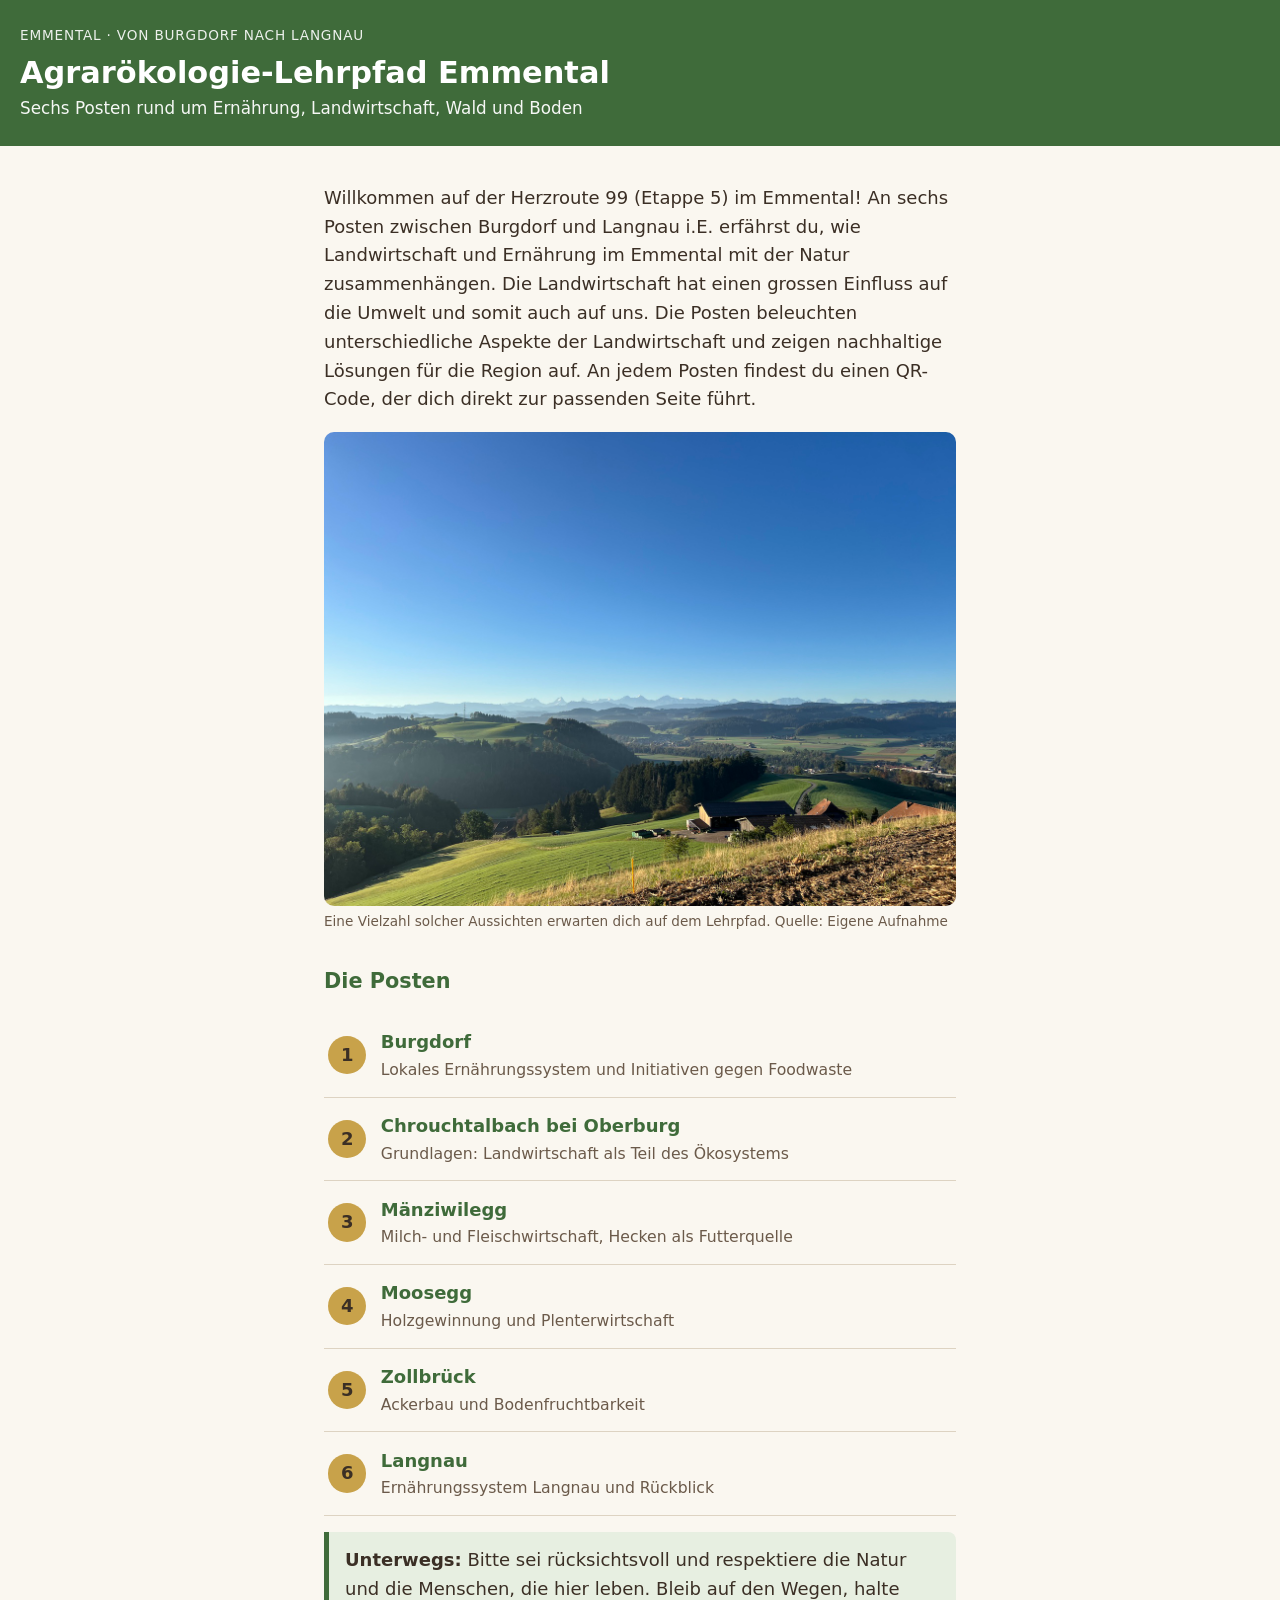
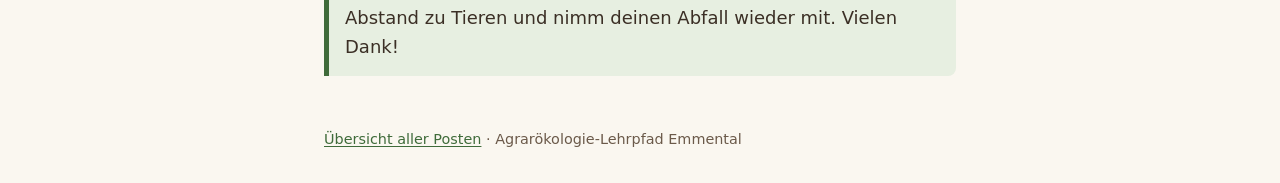
<file: index.html>
<!DOCTYPE html>
<html lang="de-CH">
<head>
<style>
figure{margin:1rem 0}
figure img{width:100%;border-radius:10px;display:block}
figcaption{font-size:.85rem;color:var(--erde-hell);margin-top:.3rem}
</style>  
<meta charset="utf-8">
<meta name="viewport" content="width=device-width, initial-scale=1">
<title>Agrarökologie-Lehrpfad Emmental</title>
<link rel="stylesheet" href="assets/style.css">
</head>
<body>
<header class="kopf">
<span class="marke">Emmental · von Burgdorf nach Langnau</span>
<h1>Agrarökologie-Lehrpfad Emmental</h1>
<p class="thema">Sechs Posten rund um Ernährung, Landwirtschaft, Wald und Boden</p>
</header>
<main>
<p>Willkommen auf der Herzroute 99 (Etappe 5) im Emmental! An sechs Posten zwischen Burgdorf und Langnau i.E. erfährst du, wie Landwirtschaft
und Ernährung im Emmental mit der Natur zusammenhängen. Die Landwirtschaft hat einen grossen Einfluss auf die Umwelt und somit auch auf uns. Die Posten beleuchten unterschiedliche Aspekte der Landwirtschaft und zeigen nachhaltige Lösungen für die Region auf. An jedem Posten findest du einen QR-Code,
der dich direkt zur passenden Seite führt.</p>

<figure>
  <img src="bilder/Emmental.jpeg" alt="Ausblick auf das Emmental">
  <figcaption>Eine Vielzahl solcher Aussichten erwarten dich auf dem Lehrpfad. Quelle: Eigene Aufnahme</figcaption>
</figure>

<h2>Die Posten</h2>
<ol class="route">
  <li><a href="p1/"><span class="postennr">1</span>
    <span><span class="ort">Burgdorf</span><span class="was">Lokales Ernährungssystem und Initiativen gegen Foodwaste</span></span></a></li>
  <li><a href="p2/"><span class="postennr">2</span>
    <span><span class="ort">Chrouchtalbach bei Oberburg</span><span class="was">Grundlagen: Landwirtschaft als Teil des Ökosystems</span></span></a></li>
  <li><a href="p3/"><span class="postennr">3</span>
    <span><span class="ort">Mänziwilegg</span><span class="was">Milch- und Fleischwirtschaft, Hecken als Futterquelle</span></span></a></li>
  <li><a href="p4/"><span class="postennr">4</span>
    <span><span class="ort">Moosegg</span><span class="was">Holzgewinnung und Plenterwirtschaft</span></span></a></li>
  <li><a href="p5/"><span class="postennr">5</span>
    <span><span class="ort">Zollbrück</span><span class="was">Ackerbau und Bodenfruchtbarkeit</span></span></a></li>
  <li><a href="p6/"><span class="postennr">6</span>
    <span><span class="ort">Langnau</span><span class="was">Ernährungssystem Langnau und Rückblick</span></span></a></li>
</ol>

<div class="kasten"><strong>Unterwegs:</strong> Bitte sei rücksichtsvoll und respektiere die Natur und die Menschen, die hier leben. Bleib auf den Wegen, halte Abstand zu Tieren und nimm deinen Abfall wieder mit. Vielen Dank!</div>
</main>
<footer>
<a href="">Übersicht aller Posten</a> · Agrarökologie-Lehrpfad Emmental
</footer>
</body>
</html>
</file>
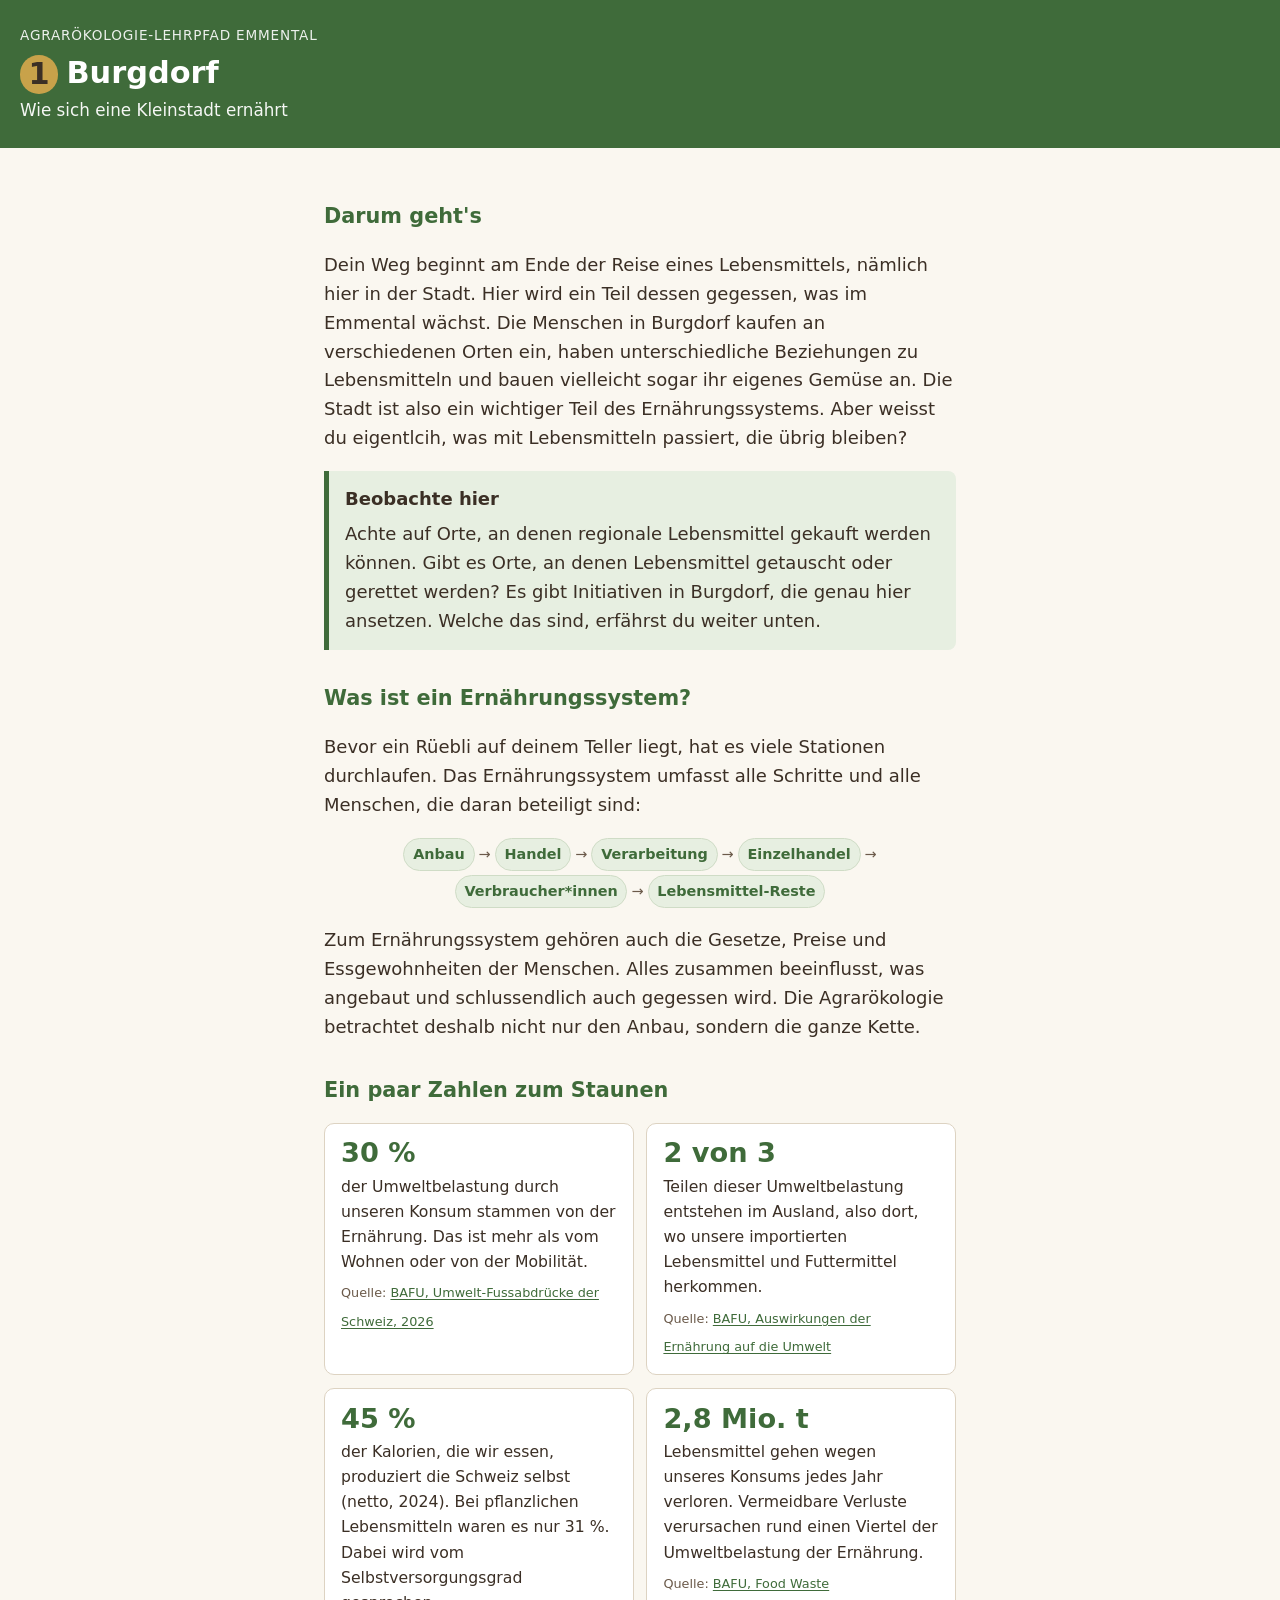
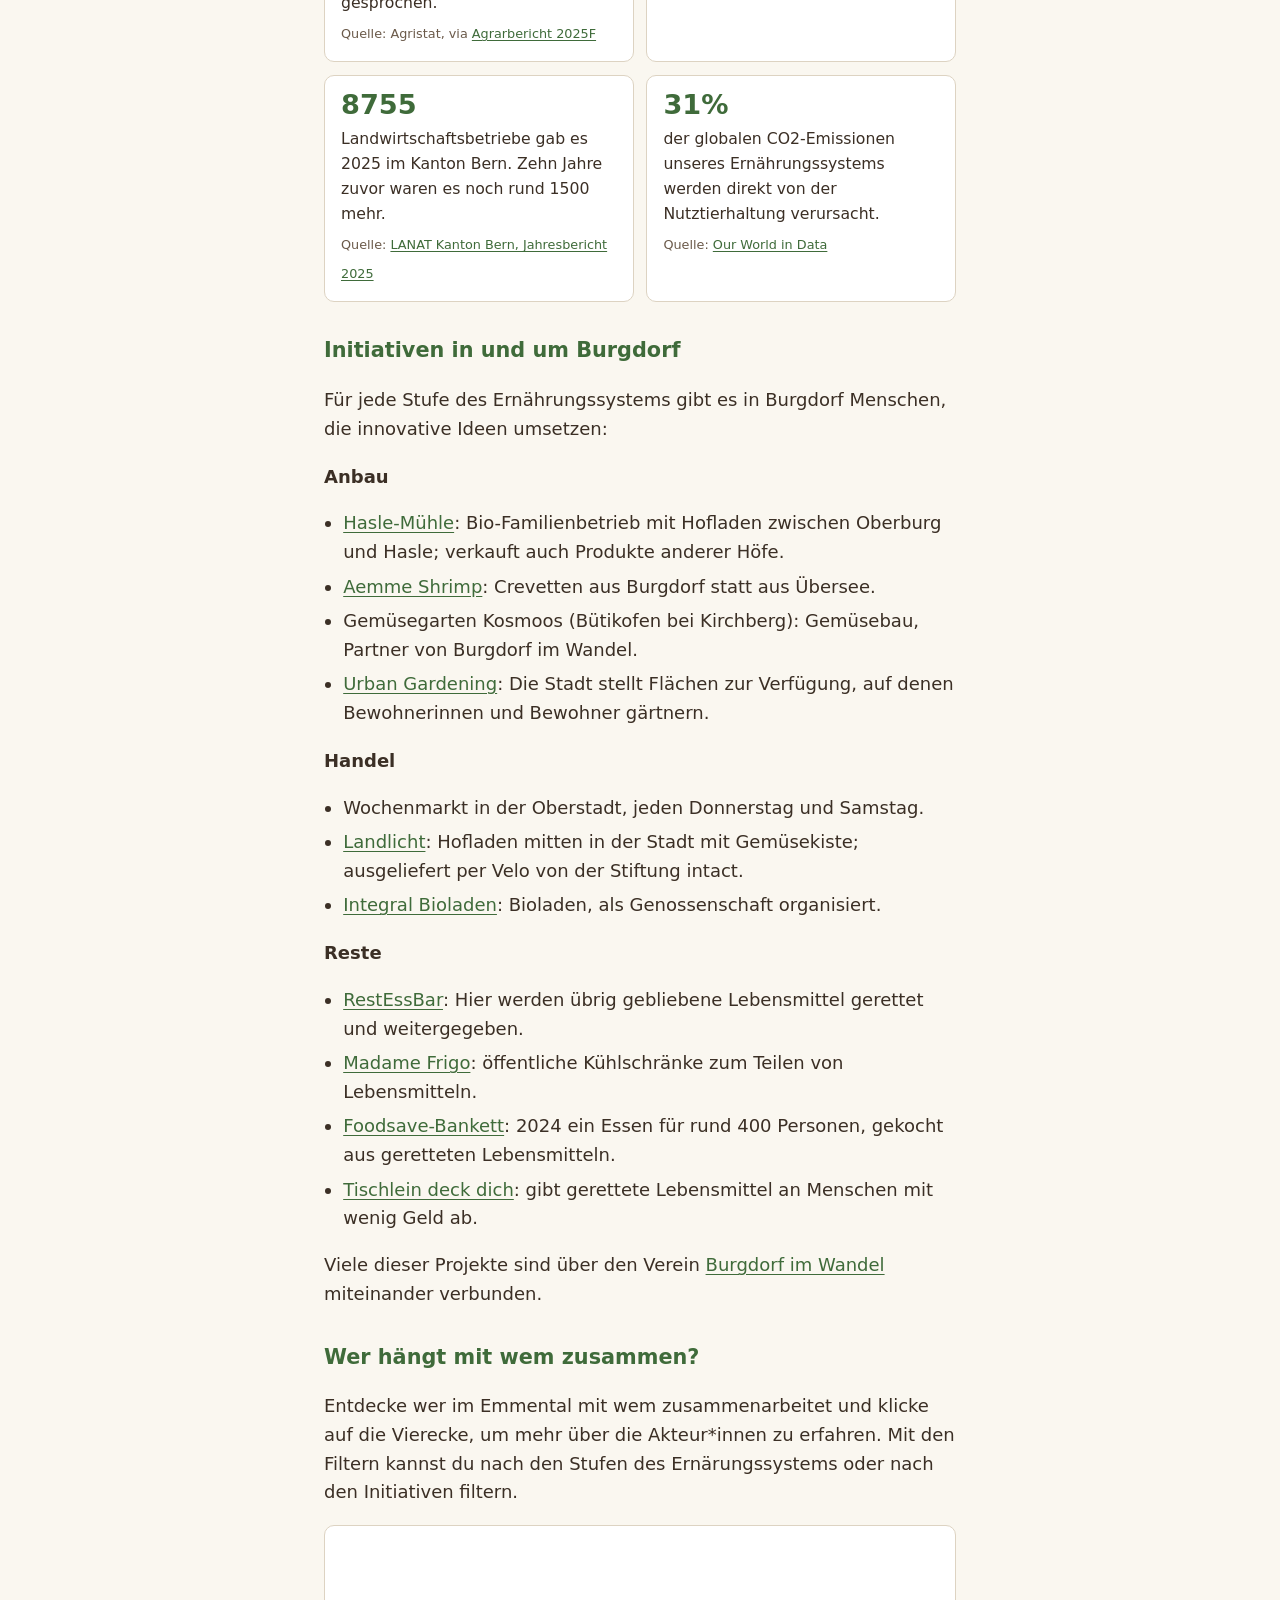
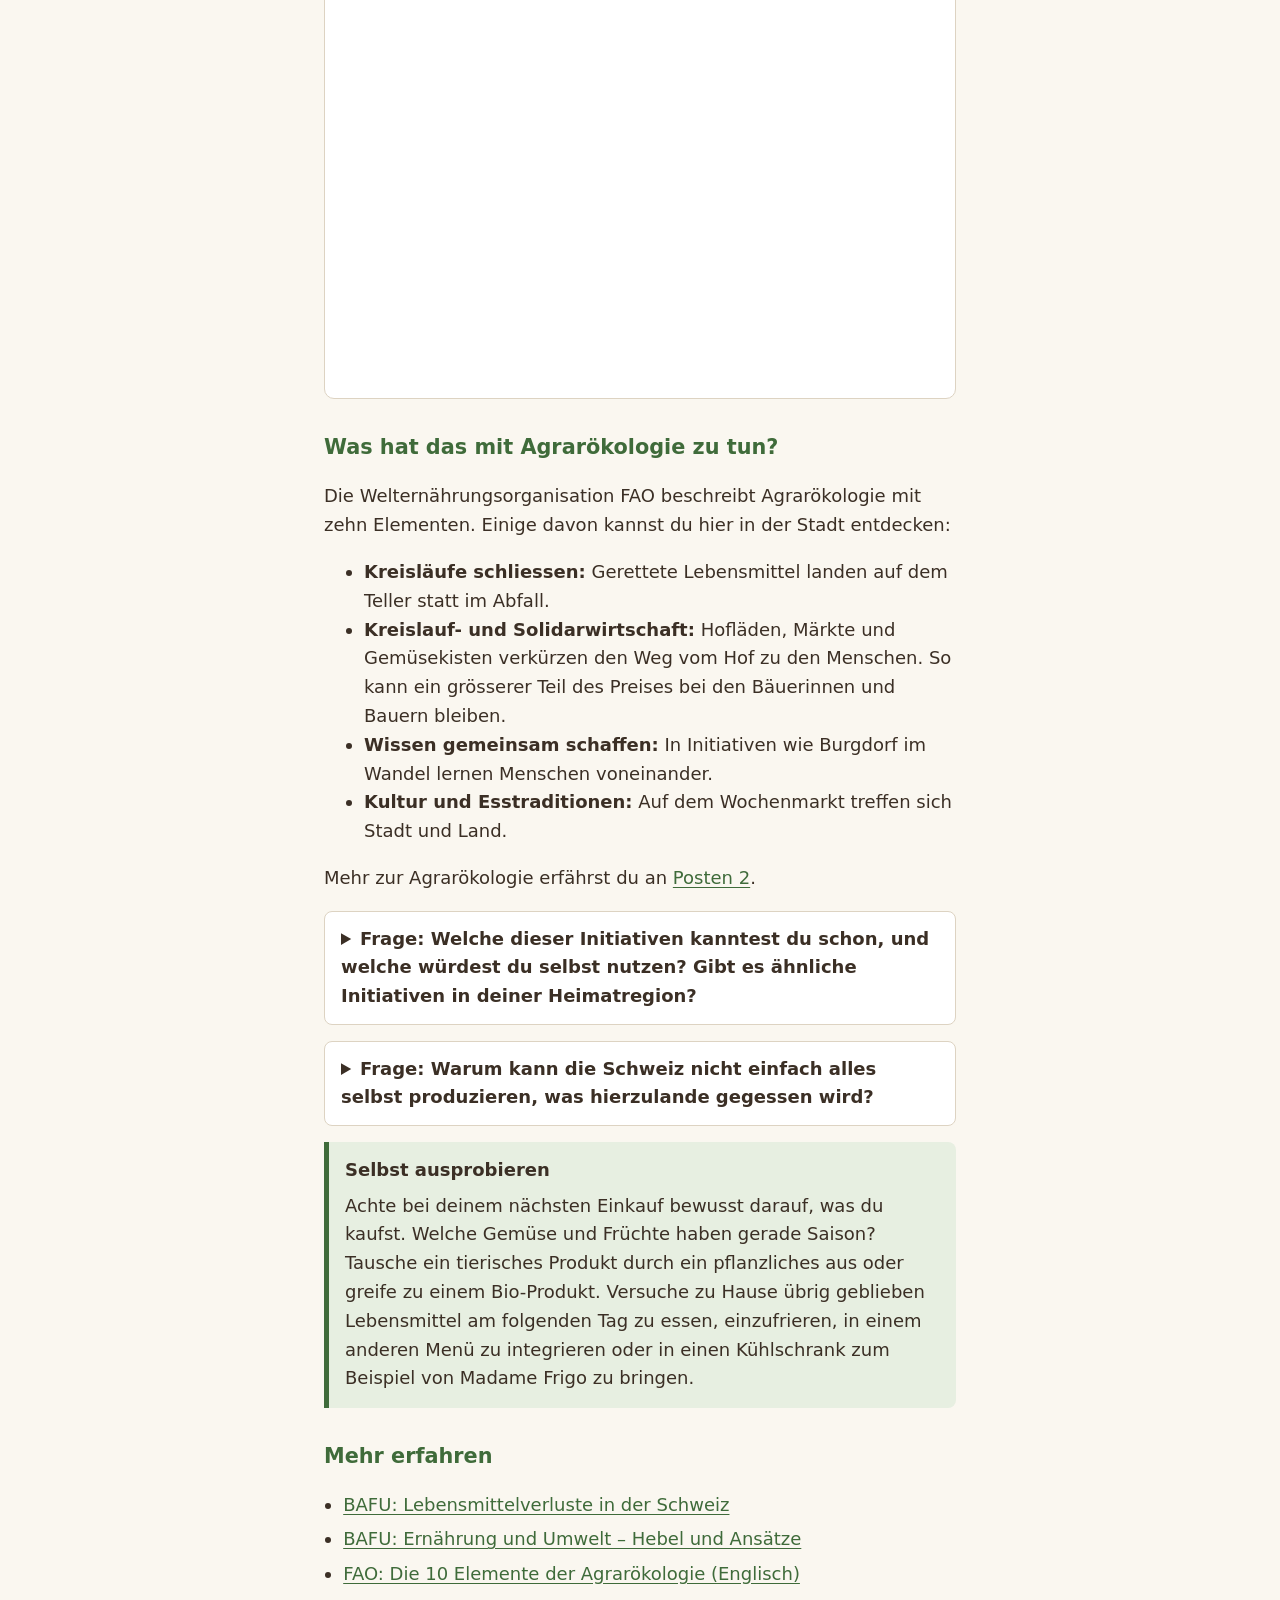
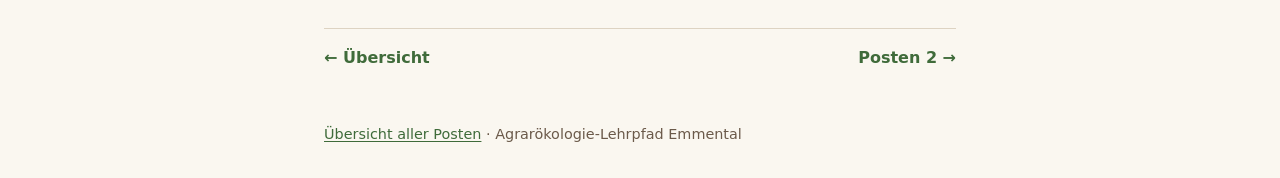
<file: p1/index.html>
<!DOCTYPE html>
<html lang="de-CH">
<head>
<meta charset="utf-8">
<meta name="viewport" content="width=device-width, initial-scale=1">
<title>Posten 1: Burgdorf – Agrarökologie-Lehrpfad Emmental</title>
<link rel="stylesheet" href="../assets/style.css">
<style>
/* nur für diese Seite */
.kette{display:flex;flex-wrap:wrap;justify-content:center;gap:.3rem .25rem;align-items:center;margin:1rem 0;font-size:clamp(.72rem,2.6vw,.9rem)}
.kette span{background:var(--wiese-hell);border:1px solid #cfdcc6;border-radius:999px;padding:.25rem .55rem;font-weight:600;color:var(--wiese);white-space:nowrap}
.kette i{font-style:normal;color:var(--erde-hell)}
.kette .umbruch{display:none}
@media (max-width:640px){.kette .umbruch{display:block;flex-basis:100%;height:0}}
.zahlen{display:grid;grid-template-columns:repeat(auto-fit,minmax(15rem,1fr));gap:.8rem;margin:1rem 0}
.zahl{background:#fff;border:1px solid var(--linie);border-radius:10px;padding:.9rem 1rem}
.zahl strong{display:block;font-size:1.7rem;line-height:1.1;color:var(--wiese)}
.zahl p{margin:.35rem 0 .2rem;font-size:.98rem}
.zahl small{color:var(--erde-hell);font-size:.8rem}
.stufe{margin:1.2rem 0 .3rem;font-weight:700;color:var(--erde)}
.karte-rahmen{position:relative;width:100%;aspect-ratio:4/3;border:1px solid var(--linie);border-radius:10px;overflow:hidden;background:#fff}
.karte-rahmen iframe{position:absolute;inset:0;width:100%;height:100%;border:0}
</style>
</head>
<body>
<header class="kopf">
<a class="marke" href="../">Agrarökologie-Lehrpfad Emmental</a>
<h1><span class="postennr">1</span>Burgdorf</h1>
<p class="thema">Wie sich eine Kleinstadt ernährt</p>
</header>
<main>
<!-- ===== Posten 1: Burgdorf – Texte hier bearbeiten ===== -->
<h2>Darum geht's</h2>
<p>Dein Weg beginnt am Ende der Reise eines Lebensmittels, nämlich hier in der Stadt. Hier wird ein Teil dessen gegessen,
was im Emmental wächst. Die Menschen in Burgdorf kaufen an verschiedenen Orten ein, haben unterschiedliche Beziehungen zu Lebensmitteln und bauen vielleicht sogar ihr eigenes Gemüse an. Die Stadt ist also ein wichtiger Teil des Ernährungssystems. 
Aber weisst du eigentlcih, was mit Lebensmitteln passiert, die übrig bleiben?</p>

<div class="kasten">
<strong>Beobachte hier</strong>
<p>Achte auf Orte, an denen regionale Lebensmittel gekauft werden können. Gibt es
Orte, an denen Lebensmittel getauscht oder gerettet werden? Es gibt Initiativen in Burgdorf, die genau hier ansetzen. Welche das sind, erfährst du weiter unten.</p>
</div>

<h2>Was ist ein Ernährungssystem?</h2>
<p>Bevor ein Rüebli auf deinem Teller liegt, hat es viele Stationen durchlaufen. Das Ernährungssystem umfasst alle
Schritte und alle Menschen, die daran beteiligt sind:</p>
<div class="kette" aria-label="Stufen des Ernährungssystems">
  <span>Anbau</span><i>→</i><span>Handel</span><i>→</i><span>Verarbeitung</span><i>→</i><b class="umbruch"></b><span>Einzelhandel</span><i>→</i><span>Verbraucher*innen</span><i>→</i><span>Lebensmittel-Reste</span>
</div>
<p>Zum Ernährungssystem gehören auch die Gesetze, Preise und Essgewohnheiten der Menschen. Alles zusammen beeinflusst, was angebaut und schlussendlich auch gegessen wird. 
  Die Agrarökologie betrachtet deshalb nicht nur den Anbau, sondern die ganze Kette. </p>

<h2>Ein paar Zahlen zum Staunen</h2>
<div class="zahlen">
  <div class="zahl"><strong>30&nbsp;%</strong>
    <p>der Umweltbelastung durch unseren Konsum stammen von der Ernährung. Das ist mehr als vom Wohnen oder von der Mobilität.</p>
    <small>Quelle: <a href="https://www.bafu.admin.ch/dam/de/sd-web/7VTmDI0QIczG/schlussbericht_umweltfussabdruecke_schweiz.pdf">BAFU, Umwelt-Fussabdrücke der Schweiz, 2026</a></small></div>
  <div class="zahl"><strong>2 von 3</strong>
    <p>Teilen dieser Umweltbelastung entstehen im Ausland, also dort, wo unsere importierten Lebensmittel und Futtermittel herkommen.</p>
    <small>Quelle: <a href="https://www.bafu.admin.ch/de/auswirkungen-der-ernaehrung-auf-die-umwelt">BAFU, Auswirkungen der Ernährung auf die Umwelt</a></small></div>
  <div class="zahl"><strong>45&nbsp;%</strong>
    <p>der Kalorien, die wir essen, produziert die Schweiz selbst (netto, 2024). Bei pflanzlichen Lebensmitteln waren es nur 31&nbsp;%. Dabei wird vom Selbstversorgungsgrad gesprochen.</p>
    <small>Quelle: Agristat, via <a href="https://www.agrarbericht.ch/de/markt/marktentwicklungen/selbstversorungsgrad">Agrarbericht 2025F</a></small></div>
  <div class="zahl"><strong>2,8 Mio. t</strong>
    <p>Lebensmittel gehen wegen unseres Konsums jedes Jahr verloren. Vermeidbare Verluste verursachen rund einen Viertel der Umweltbelastung der Ernährung.</p>
    <small>Quelle: <a href="https://www.bafu.admin.ch/de/foodwaste">BAFU, Food Waste</a></small></div>
  <div class="zahl"><strong>8755</strong>
    <p>Landwirtschaftsbetriebe gab es 2025 im Kanton Bern. Zehn Jahre zuvor waren es noch rund 1500 mehr.</p>
    <small>Quelle: <a href="https://www.weu.be.ch/content/dam/weu/dokumente/lanat/de/jahresbericht/2025/2025_Digitaler%20Jahresbericht%20LANAT%20-%20ADZ.pdf">LANAT Kanton Bern, Jahresbericht 2025</a></small></div>
  <div class="zahl"><strong> 31% </strong>
    <p>der globalen CO2-Emissionen unseres Ernährungssystems werden direkt von der Nutztierhaltung verursacht.</p>
    <small>Quelle: <a href="https://ourworldindata.org/food-ghg-emissions">Our World in Data</a></small></div>
</div>

<h2>Initiativen in und um Burgdorf</h2>
<p>Für jede Stufe des Ernährungssystems gibt es in Burgdorf Menschen, die innovative Ideen umsetzen:</p>

<p class="stufe">Anbau</p>
<ul class="links">
  <li><a href="https://www.myfarm.ch/en/farm-shops/hofladen-hasle-muehle_A5wsffG">Hasle-Mühle</a>: Bio-Familienbetrieb mit Hofladen zwischen Oberburg und Hasle; verkauft auch Produkte anderer Höfe.</li>
  <li><a href="https://aemmeshrimp.ch">Aemme Shrimp</a>: Crevetten aus Burgdorf statt aus Übersee.</li>
  <li>Gemüsegarten Kosmoos (Bütikofen bei Kirchberg): Gemüsebau, Partner von Burgdorf im Wandel.</li>
  <li><a href="https://www.burgdorf.ch/wAssets/docs/Verwaltung/Sozialdirektion/Flyer_UrbanGardening_A4.pdf">Urban Gardening</a>: Die Stadt stellt Flächen zur Verfügung, auf denen Bewohnerinnen und Bewohner gärtnern.</li>
</ul>

<p class="stufe">Handel</p>
<ul class="links">
  <li>Wochenmarkt in der Oberstadt, jeden Donnerstag und Samstag.</li>
  <li><a href="https://landlicht-burgdorf.ch/">Landlicht</a>: Hofladen mitten in der Stadt mit Gemüsekiste; ausgeliefert per Velo von der Stiftung intact.</li>
  <li><a href="https://www.integral-bioladen.ch/">Integral Bioladen</a>: Bioladen, als Genossenschaft organisiert.</li>
</ul>

<p class="stufe">Reste</p>
<ul class="links">
  <li><a href="https://burgdorf-im-wandel.ch/portfolio/restessbar/">RestEssBar</a>: Hier werden übrig gebliebene Lebensmittel gerettet und weitergegeben.</li>
  <li><a href="https://burgdorf-im-wandel.ch/portfolio/madamefrigo/">Madame Frigo</a>: öffentliche Kühlschränke zum Teilen von Lebensmitteln.</li>
  <li><a href="https://burgdorf-im-wandel.ch/portfolio/foodsavebankett-burgdorf/">Foodsave-Bankett</a>: 2024 ein Essen für rund 400 Personen, gekocht aus geretteten Lebensmitteln.</li>
  <li><a href="https://www.tischlein.ch">Tischlein deck dich</a>: gibt gerettete Lebensmittel an Menschen mit wenig Geld ab.</li>
</ul>
<p>Viele dieser Projekte sind über den Verein <a href="https://burgdorf-im-wandel.ch">Burgdorf im Wandel</a> miteinander verbunden.</p>

<h2>Wer hängt mit wem zusammen?</h2>
<p>Entdecke wer im Emmental mit wem zusammenarbeitet und klicke auf die Vierecke, um mehr über die Akteur*innen zu erfahren. 
Mit den Filtern kannst du nach den Stufen des Ernärungssystems oder nach den Initiativen filtern.</p>
<div class="karte-rahmen">
  <iframe src="https://embed.kumu.io/4270130d1830ddf4a296484968e9d4bc" title="Kumu-Karte Ernährungssystem Burgdorf und Emmental" loading="lazy"></iframe>
</div>

<h2>Was hat das mit Agrarökologie zu tun?</h2>
<p>Die Welternährungsorganisation FAO beschreibt Agrarökologie mit zehn Elementen. Einige davon kannst du hier in der Stadt entdecken:</p>
<ul>
  <li><strong>Kreisläufe schliessen:</strong> Gerettete Lebensmittel landen auf dem Teller statt im Abfall.</li>
  <li><strong>Kreislauf- und Solidarwirtschaft:</strong> Hofläden, Märkte und Gemüsekisten verkürzen den Weg vom Hof zu den Menschen. So kann ein grösserer Teil des Preises bei den Bäuerinnen und Bauern bleiben.</li>
  <li><strong>Wissen gemeinsam schaffen:</strong> In Initiativen wie Burgdorf im Wandel lernen Menschen voneinander.</li>
  <li><strong>Kultur und Esstraditionen:</strong> Auf dem Wochenmarkt treffen sich Stadt und Land.</li>
</ul>
<p>Mehr zur Agrarökologie erfährst du an <a href="../p2/">Posten 2</a>.</p>

<details>
<summary>Frage: Welche dieser Initiativen kanntest du schon, und welche würdest du selbst nutzen? Gibt es ähnliche Initiativen in deiner Heimatregion?</summary>
<p>Notiere dir eine Initiative, die du ausprobieren möchtest.</p>
</details>

<details>
<summary>Frage: Warum kann die Schweiz nicht einfach alles selbst produzieren, was hierzulande gegessen wird?</summary>
<p>Der Grund dafür liegt hauptsächlich in der Nutzung der Ackerflächen. Eine Studie von Agroforschung Schweiz zeigt, dass die Schweiz viel mehr Nahrungsmittel selbst produzieren könnte. Heute ist es knapp die Hälfte. 
Dafür müsste auf den Schweizer Ackerflächen mehr Nahrung direkt für die Menschen und weniger Tierfutter angebaut werden. Die Wiesen, die sich nicht für den Ackerbau eignen, würden weiterhin für Kühe genutzt. 
Insgesamt bedeutet das, dass es eine Verschiebung hin zu einer mehr pflanzenbasierten Ernährung gäbe. Dies hätte auch positive Auswirkungen auf die Umwelt. 
Ein weiterer wichtiger Schritt wäre eine starke Reduktion von Food Waste</p>
</details>

<div class="kasten">
<strong>Selbst ausprobieren</strong>
<p>Achte bei deinem nächsten Einkauf bewusst darauf, was du kaufst. Welche Gemüse und Früchte haben gerade Saison? Tausche ein tierisches Produkt durch ein pflanzliches aus oder greife zu einem Bio-Produkt. 
Versuche zu Hause übrig geblieben Lebensmittel am folgenden Tag zu essen, einzufrieren, in einem anderen Menü zu integrieren oder in einen Kühlschrank zum Beispiel von Madame Frigo zu bringen.</p>
</div>

<h2>Mehr erfahren</h2>
<ul class="links">
  <li><a href="https://www.bafu.admin.ch/de/foodwaste">BAFU: Lebensmittelverluste in der Schweiz</a></li>
  <li><a href="https://www.bafu.admin.ch/de/ernaehrung-und-umwelt-hebel-und-ansaetze">BAFU: Ernährung und Umwelt – Hebel und Ansätze</a></li>
  <li><a href="https://www.fao.org/agroecology/overview/10-elements/en">FAO: Die 10 Elemente der Agrarökologie (Englisch)</a></li>
</ul>

<nav class="weiter" aria-label="Posten-Navigation">
<a href="../">← Übersicht</a>
<a href="../p2/">Posten 2 →</a>
</nav>
</main>
<footer>
<a href="../">Übersicht aller Posten</a> · Agrarökologie-Lehrpfad Emmental
</footer>
</body>
</html>
</file>
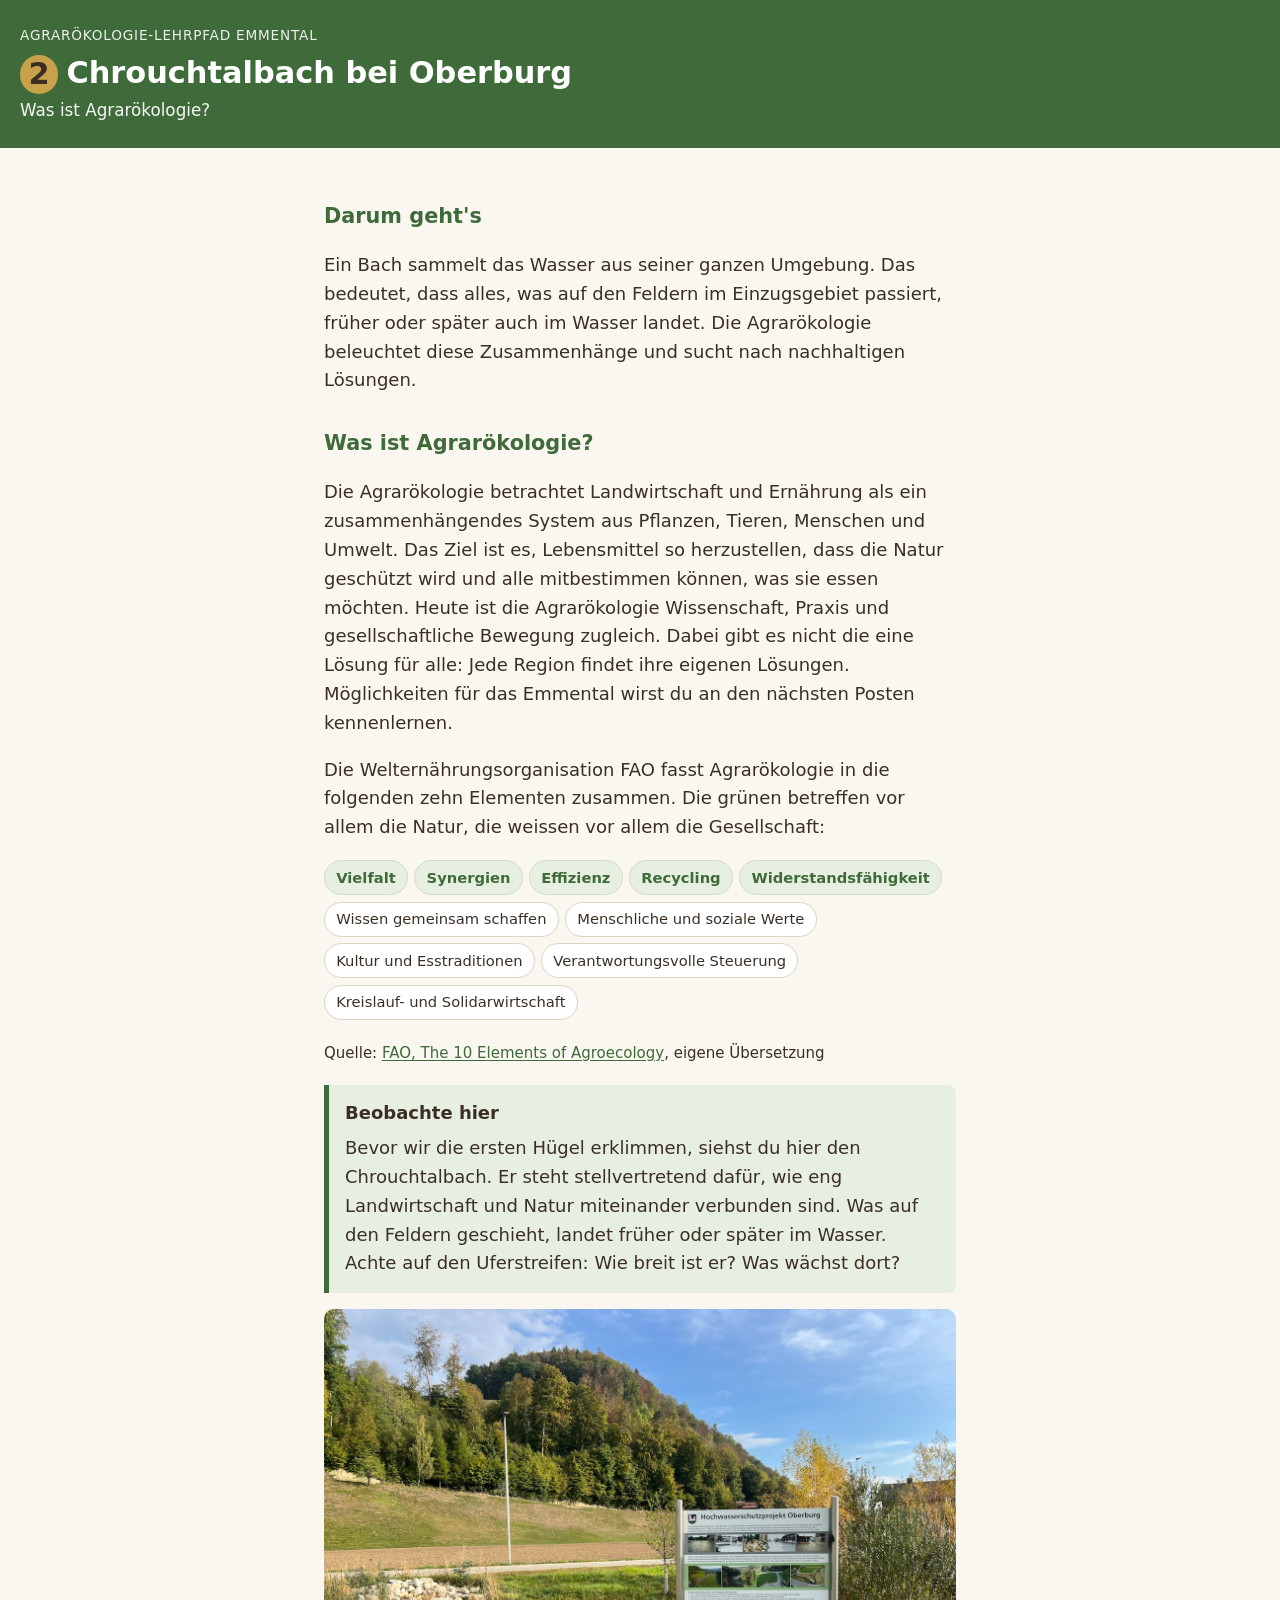
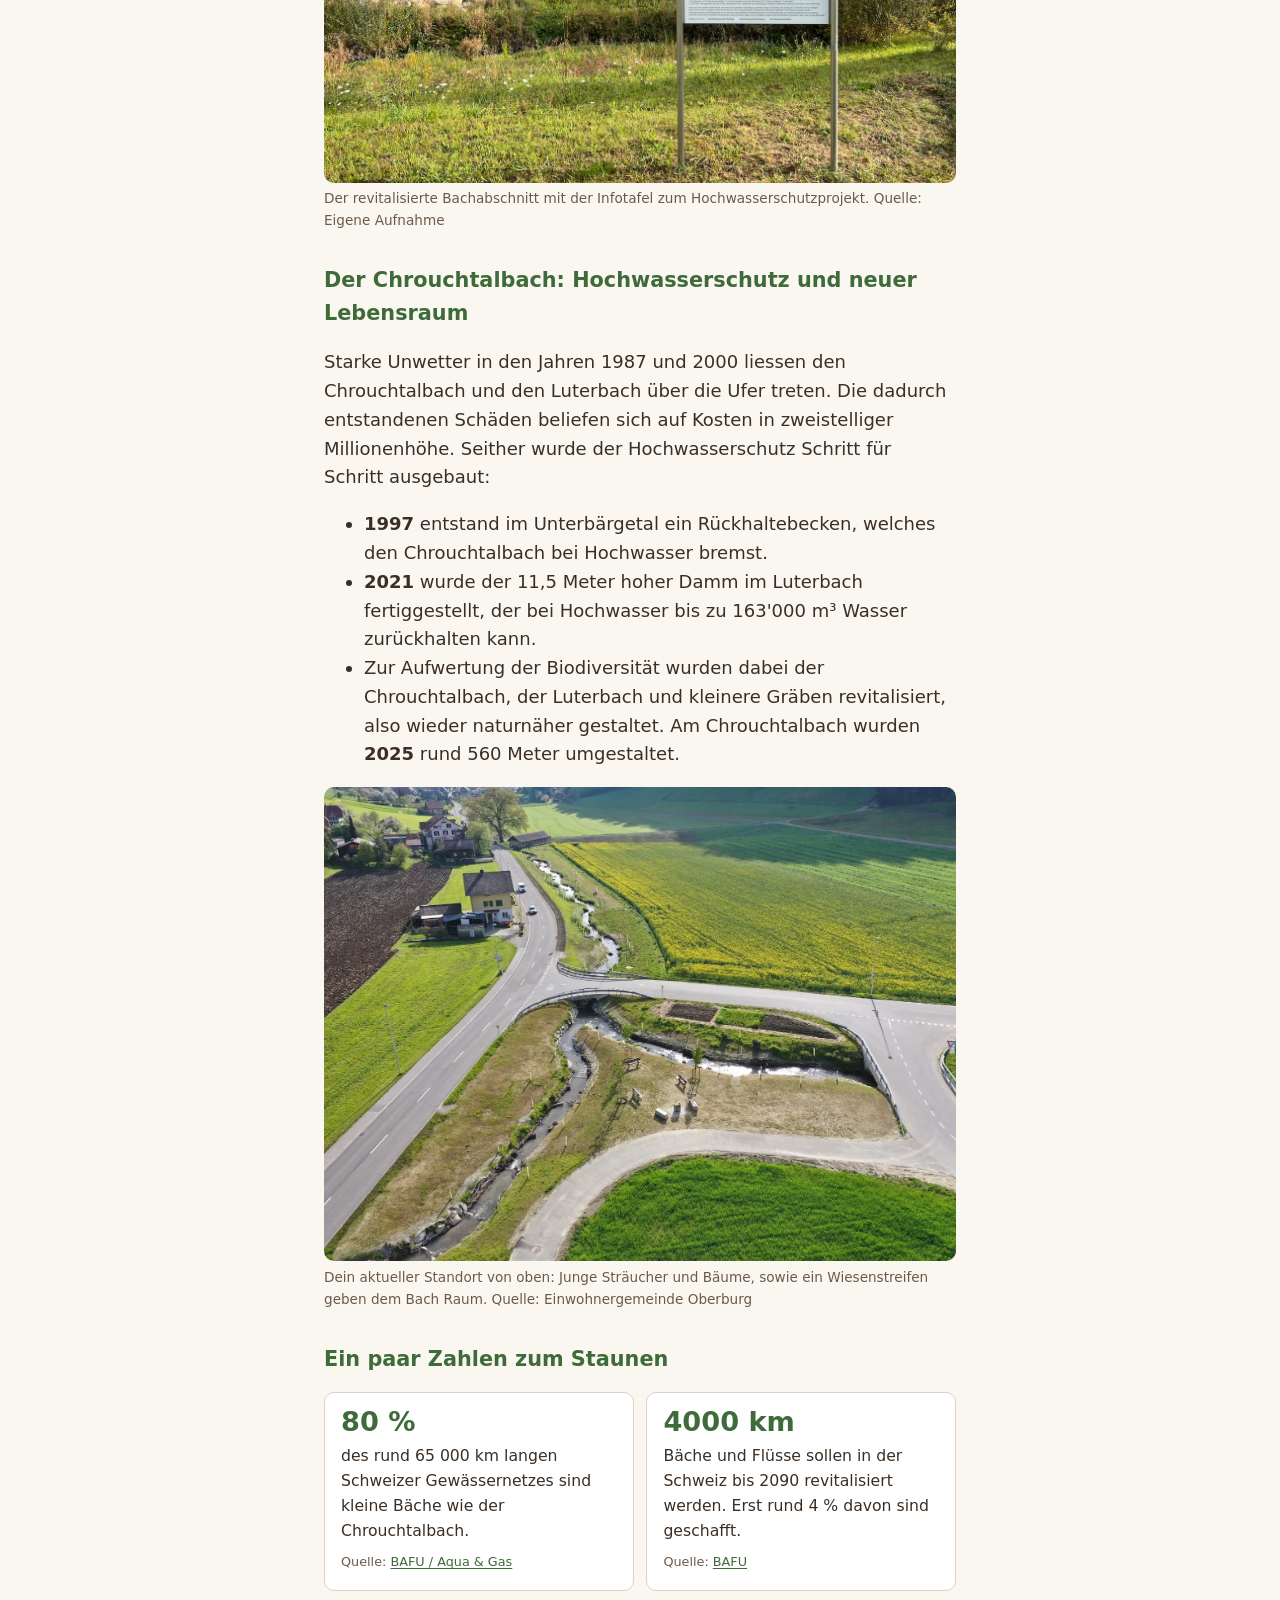
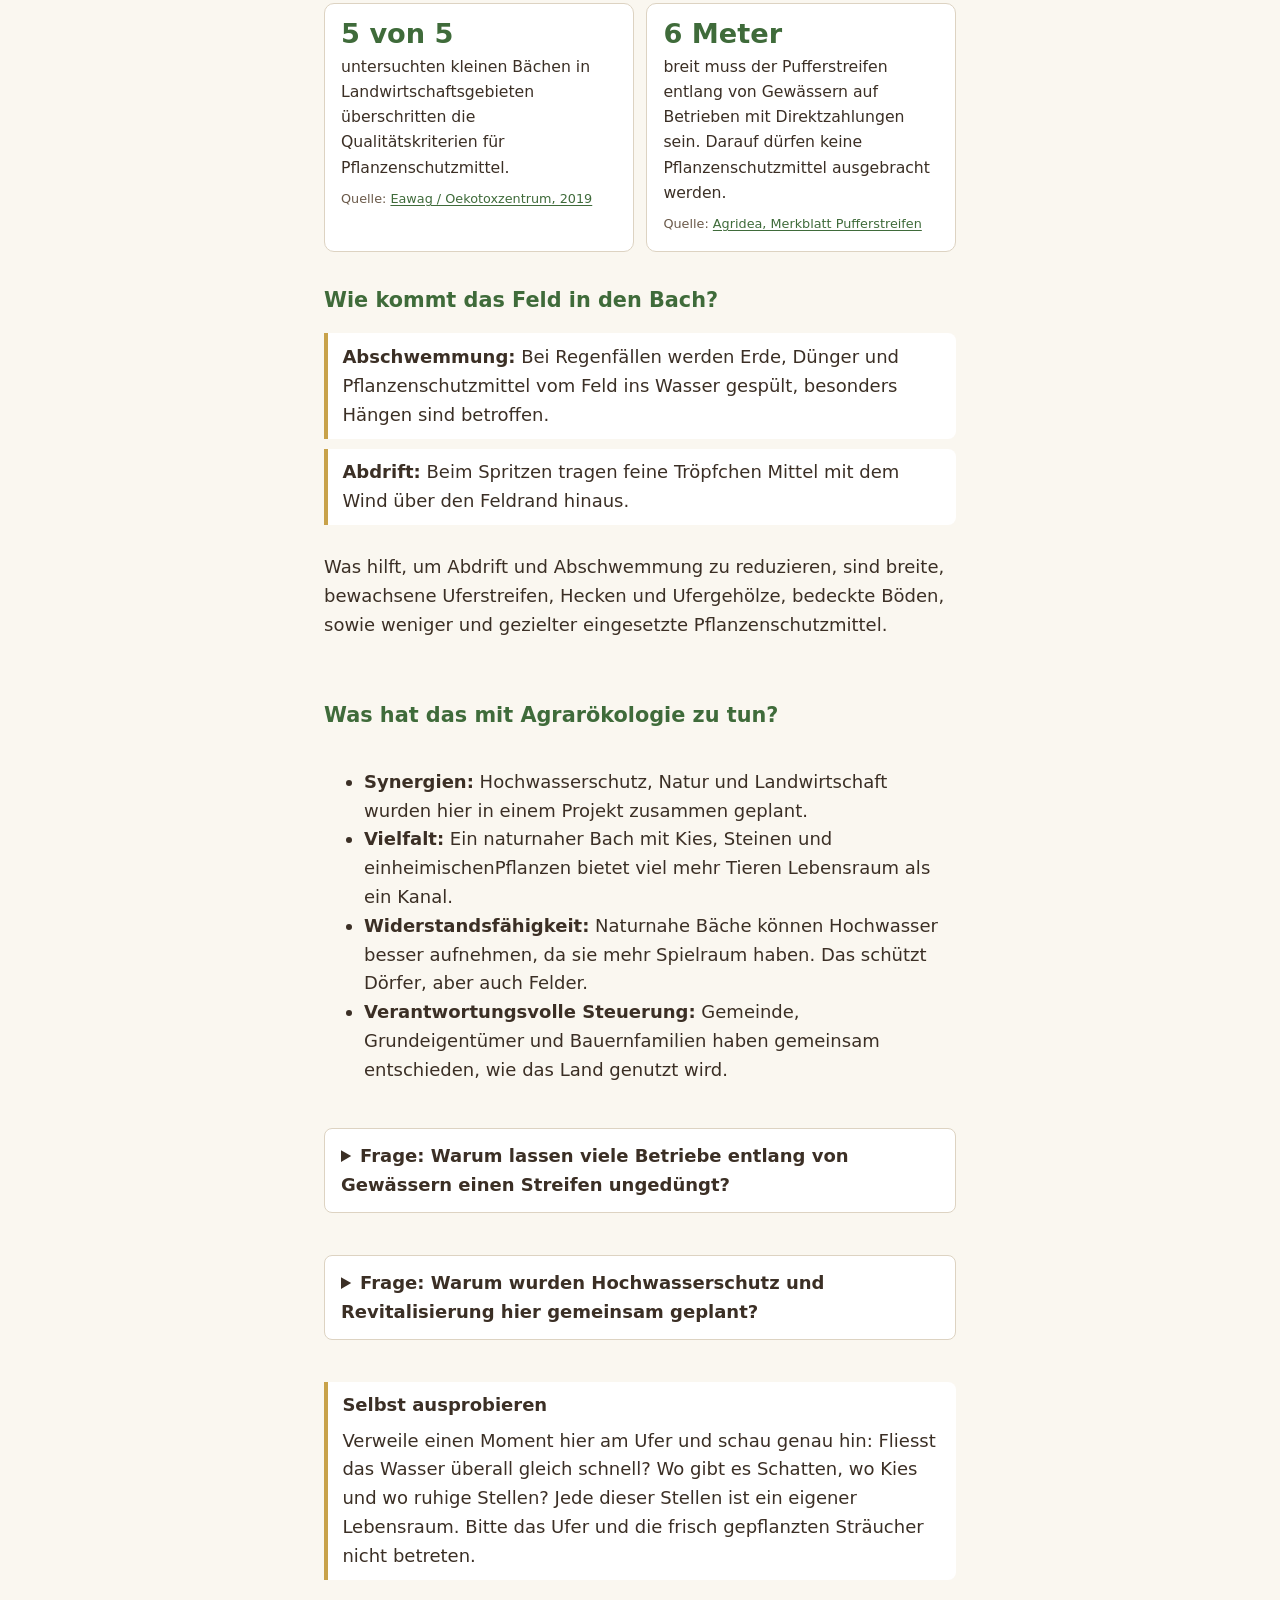
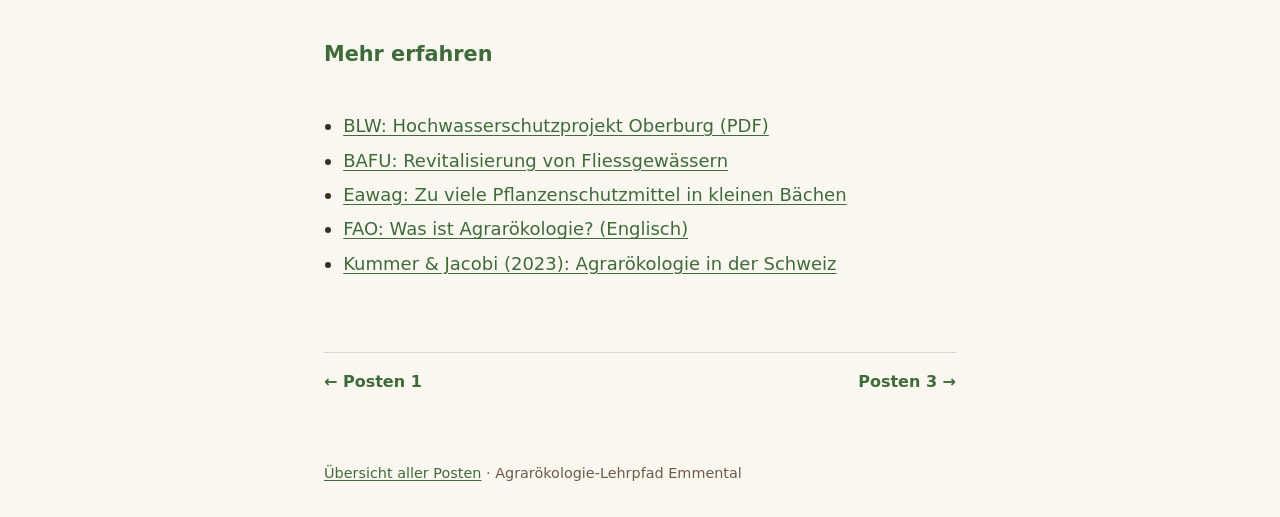
<file: p2/index.html>
<!DOCTYPE html>
<html lang="de-CH">
<head>
<meta charset="utf-8">
<meta name="viewport" content="width=device-width, initial-scale=1">
<title>Posten 2: Chrouchtalbach bei Oberburg – Agrarökologie-Lehrpfad Emmental</title>
<link rel="stylesheet" href="../assets/style.css">
<style>
/* nur für diese Seite */
.kette{display:flex;flex-wrap:wrap;gap:.4rem;align-items:center;margin:1rem 0;font-size:.95rem}
.kette span{background:var(--wiese-hell);border:1px solid #cfdcc6;border-radius:999px;padding:.3rem .75rem;font-weight:600;color:var(--wiese)}
.kette i{font-style:normal;color:var(--erde-hell)}
.zahlen{display:grid;grid-template-columns:repeat(auto-fit,minmax(15rem,1fr));gap:.8rem;margin:1rem 0}
.zahl{background:#fff;border:1px solid var(--linie);border-radius:10px;padding:.9rem 1rem}
.zahl strong{display:block;font-size:1.7rem;line-height:1.1;color:var(--wiese)}
.zahl p{margin:.35rem 0 .2rem;font-size:.98rem}
.zahl small{color:var(--erde-hell);font-size:.8rem}
.stufe{margin:1.2rem 0 .3rem;font-weight:700;color:var(--erde)}
.karte-rahmen{position:relative;width:100%;aspect-ratio:4/3;border:1px solid var(--linie);border-radius:10px;overflow:hidden;background:#fff}
.karte-rahmen iframe{position:absolute;inset:0;width:100%;height:100%;border:0}
</style>
<style>
.elemente{display:flex;flex-wrap:wrap;gap:.4rem;margin:1rem 0}
.elemente span{background:#fff;border:1px solid var(--linie);border-radius:999px;padding:.3rem .7rem;font-size:.92rem}
.elemente span.oko{background:var(--wiese-hell);border-color:#cfdcc6;color:var(--wiese);font-weight:600}
figure{margin:1rem 0}
figure img{width:100%;border-radius:10px;display:block}
figcaption{font-size:.85rem;color:var(--erde-hell);margin-top:.35rem}
.weg{display:grid;gap:.6rem;margin:1rem 0}
.weg div{background:#fff;border-left:4px solid var(--korn);border-radius:0 8px 8px 0;padding:.6rem .9rem}
</style>
</head>
<body>
<header class="kopf">
<a class="marke" href="../">Agrarökologie-Lehrpfad Emmental</a>
<h1><span class="postennr">2</span>Chrouchtalbach bei Oberburg</h1>
<p class="thema">Was ist Agrarökologie?</p>
</header>
<main>
<!-- ===== Posten 2: Chrouchtalbach bei Oberburg – Texte hier bearbeiten ===== -->
<h2>Darum geht's</h2>
<p>Ein Bach sammelt das Wasser aus seiner ganzen Umgebung. Das bedeutet, dass alles, was auf den Feldern im Einzugsgebiet passiert,
früher oder später auch im Wasser landet. Die Agrarökologie beleuchtet diese Zusammenhänge und sucht nach nachhaltigen Lösungen.</p>

<h2>Was ist Agrarökologie?</h2>
<p>Die Agrarökologie betrachtet Landwirtschaft und Ernährung als ein zusammenhängendes System aus Pflanzen, Tieren, Menschen und Umwelt.
Das Ziel ist es, Lebensmittel so herzustellen, dass die Natur geschützt wird und alle mitbestimmen können, was sie essen möchten.
Heute ist die Agrarökologie Wissenschaft, Praxis und gesellschaftliche Bewegung zugleich. Dabei gibt es nicht die eine Lösung für alle: Jede Region findet ihre eigenen Lösungen.
Möglichkeiten für das Emmental wirst du an den nächsten Posten kennenlernen.</p>

<p>Die Welternährungsorganisation FAO fasst Agrarökologie in die folgenden zehn Elementen zusammen. Die grünen betreffen vor allem die Natur, die weissen vor allem die Gesellschaft:</p>
<div class="elemente">
  <span class="oko">Vielfalt</span><span class="oko">Synergien</span><span class="oko">Effizienz</span><span class="oko">Recycling</span><span class="oko">Widerstandsfähigkeit</span>
  <span>Wissen gemeinsam schaffen</span><span>Menschliche und soziale Werte</span><span>Kultur und Esstraditionen</span><span>Verantwortungsvolle Steuerung</span><span>Kreislauf- und Solidarwirtschaft</span>
</div>
<p><small>Quelle: <a href="https://www.fao.org/agroecology/overview/the-10-elements-of-agroecology/en">FAO, The 10 Elements of Agroecology</a>, eigene Übersetzung</small></p>

<div class="kasten">
<strong>Beobachte hier</strong>
<p>Bevor wir die ersten Hügel erklimmen, siehst du hier den Chrouchtalbach. Er steht stellvertretend dafür, wie eng Landwirtschaft und Natur miteinander verbunden sind. Was auf den Feldern
geschieht, landet früher oder später im Wasser. Achte auf den Uferstreifen: Wie breit ist er? Was wächst dort?</p>
</div>

<figure>
  <img src="../bilder/Chrouchtalbach1.jpeg" alt="Revitalisierter Abschnitt am Chrouchtalbach mit Steinblöcken und Informationstafel zum Hochwasserschutzprojekt Oberburg">
  <figcaption>Der revitalisierte Bachabschnitt mit der Infotafel zum Hochwasserschutzprojekt. Quelle: Eigene Aufnahme</figcaption>
</figure>

<h2>Der Chrouchtalbach: Hochwasserschutz und neuer Lebensraum</h2>
<p>Starke Unwetter in den Jahren 1987 und 2000 liessen den Chrouchtalbach und den Luterbach über die Ufer treten. Die dadurch entstandenen Schäden beliefen sich auf Kosten in zweistelliger Millionenhöhe. 
Seither wurde der Hochwasserschutz Schritt für Schritt ausgebaut:</p>
<ul>
  <li><strong>1997</strong> entstand im Unterbärgetal ein Rückhaltebecken, welches den Chrouchtalbach bei Hochwasser bremst.</li>
  <li><strong>2021</strong> wurde der 11,5 Meter hoher Damm im Luterbach fertiggestellt, der bei Hochwasser bis zu 163'000 m³ Wasser zurückhalten kann.</li>
  <li>Zur Aufwertung der Biodiversität wurden dabei der Chrouchtalbach, der Luterbach und kleinere Gräben revitalisiert, also wieder naturnäher gestaltet. Am Chrouchtalbach wurden <strong>2025</strong> rund 560 Meter umgestaltet.</li>
</ul>

<figure>
  <img src="../bilder/Luftbild Oberburgbach.webp" alt="Bachabschnitt mit frisch gepflanzten Sträuchern und Wiesenstreifen zwischen Bach und Acker">
  <figcaption>Dein aktueller Standort von oben: Junge Sträucher und Bäume, sowie ein Wiesenstreifen geben dem Bach Raum. Quelle: Einwohnergemeinde Oberburg</figcaption>
</figure>

<h2>Ein paar Zahlen zum Staunen</h2>
<div class="zahlen">
  <div class="zahl"><strong>80&nbsp;%</strong>
    <p>des rund 65 000 km langen Schweizer Gewässernetzes sind kleine Bäche wie der Chrouchtalbach.</p>
    <small>Quelle: <a href="https://www.bafu.admin.ch/dam/de/sd-web/hmIFjow0zIVN/mikroverunreinigungeninfliessgewaessernundoekologischebewertung.pdf">BAFU / Aqua &amp; Gas</a></small></div>
  <div class="zahl"><strong>4000 km</strong>
    <p>Bäche und Flüsse sollen in der Schweiz bis 2090 revitalisiert werden. Erst rund 4&nbsp;% davon sind geschafft.</p>
    <small>Quelle: <a href="https://www.bafu.admin.ch/de/baeche-fluesse-seen-und-grundwasser-unter-der-lupe">BAFU</a></small></div>
  <div class="zahl"><strong>5 von 5</strong>
    <p>untersuchten kleinen Bächen in Landwirtschaftsgebieten überschritten die Qualitätskriterien für Pflanzenschutzmittel.</p>
    <small>Quelle: <a href="https://www.newsd.admin.ch/newsd/message/attachments/56289.pdf">Eawag / Oekotoxzentrum, 2019</a></small></div>
  <div class="zahl"><strong>6 Meter</strong>
    <p>breit muss der Pufferstreifen entlang von Gewässern auf Betrieben mit Direktzahlungen sein. Darauf dürfen keine Pflanzenschutzmittel ausgebracht werden.</p>
    <small>Quelle: <a href="https://www.ag.ch/media/kanton-aargau/dfr/dokumente/landwirtschaft/grundlagen-fakten-massnahmen/agridea-pufferstreifen-richtig-messen-und-bewirtschaften.pdf">Agridea, Merkblatt Pufferstreifen</a></small></div>
</div>

<h2>Wie kommt das Feld in den Bach?</h2>
<div class="weg">
  <div><strong>Abschwemmung:</strong> Bei Regenfällen werden Erde, Dünger und Pflanzenschutzmittel vom Feld ins Wasser gespült, besonders Hängen sind betroffen.</div>
  <div><strong>Abdrift:</strong> Beim Spritzen tragen feine Tröpfchen Mittel mit dem Wind über den Feldrand hinaus.</div>
  
<p>Was hilft, um Abdrift und Abschwemmung zu reduzieren, sind breite, bewachsene Uferstreifen, Hecken und Ufergehölze, bedeckte Böden, sowie weniger und gezielter eingesetzte
Pflanzenschutzmittel.</p>

<h2>Was hat das mit Agrarökologie zu tun?</h2>
<ul>
  <li><strong>Synergien:</strong> Hochwasserschutz, Natur und Landwirtschaft wurden hier in einem Projekt zusammen geplant.</li>
  <li><strong>Vielfalt:</strong> Ein naturnaher Bach mit Kies, Steinen und einheimischenPflanzen  bietet viel mehr Tieren Lebensraum als ein Kanal.</li>
  <li><strong>Widerstandsfähigkeit:</strong> Naturnahe Bäche können Hochwasser besser aufnehmen, da sie mehr Spielraum haben. Das schützt Dörfer, aber auch Felder.</li>
  <li><strong>Verantwortungsvolle Steuerung:</strong> Gemeinde, Grundeigentümer und Bauernfamilien haben gemeinsam entschieden, wie das Land genutzt wird.</li>
</ul>

<details>
<summary>Frage: Warum lassen viele Betriebe entlang von Gewässern einen Streifen ungedüngt?</summary>
<p>Ein bewachsener Pufferstreifen hält Erde, Dünger und Pflanzenschutzmittel zurück, bevor sie ins Wasser gelangen können. Des Weiteren bietet er Lebensraum für Insekten und andere Tiere.
Für Betriebe mit Direktzahlungen ist ein 6 Meter breiter Streifen entlang von Gewässern Pflicht.</p>
</details>

<details>
<summary>Frage: Warum wurden Hochwasserschutz und Revitalisierung hier gemeinsam geplant?</summary>
<p>Ein Damm wie der im Luterbach greift stark in die Natur ein. Mit der Revitalisierung wurde das teilweise ausgeglichen, um die Biodiversitätsziele erfüllen zu können.</p>
</details>

<div class="kasten">
<strong>Selbst ausprobieren</strong>
<p>Verweile einen Moment hier am Ufer und schau genau hin: Fliesst das Wasser überall gleich schnell? Wo gibt es Schatten, wo Kies und wo ruhige Stellen?
Jede dieser Stellen ist ein eigener Lebensraum. Bitte das Ufer und die frisch gepflanzten Sträucher nicht betreten.</p>
</div>

<h2>Mehr erfahren</h2>
<ul class="links">
  <li><a href="https://www.blw.admin.ch/dam/fr/sd-web/Q9N8Aq-ZPwTc/Hochwasserschutzprojekt%20Oberburg.pdf">BLW: Hochwasserschutzprojekt Oberburg (PDF)</a></li>
  <li><a href="https://www.bafu.admin.ch/de/revitalisierung">BAFU: Revitalisierung von Fliessgewässern</a></li>
  <li><a href="https://www.newsd.admin.ch/newsd/message/attachments/56289.pdf">Eawag: Zu viele Pflanzenschutzmittel in kleinen Bächen</a></li>
  <li><a href="https://www.fao.org/agroecology/overview/en">FAO: Was ist Agrarökologie? (Englisch)</a></li>
  <li><a href="https://doi.org/10.21256/zhaw-26722">Kummer &amp; Jacobi (2023): Agrarökologie in der Schweiz</a></li>
</ul>

<nav class="weiter" aria-label="Posten-Navigation">
<a href="../p1/">← Posten 1</a>
<a href="../p3/">Posten 3 →</a>
</nav>
</main>
<footer>
<a href="../">Übersicht aller Posten</a> · Agrarökologie-Lehrpfad Emmental
</footer>
</body>
</html>
</file>
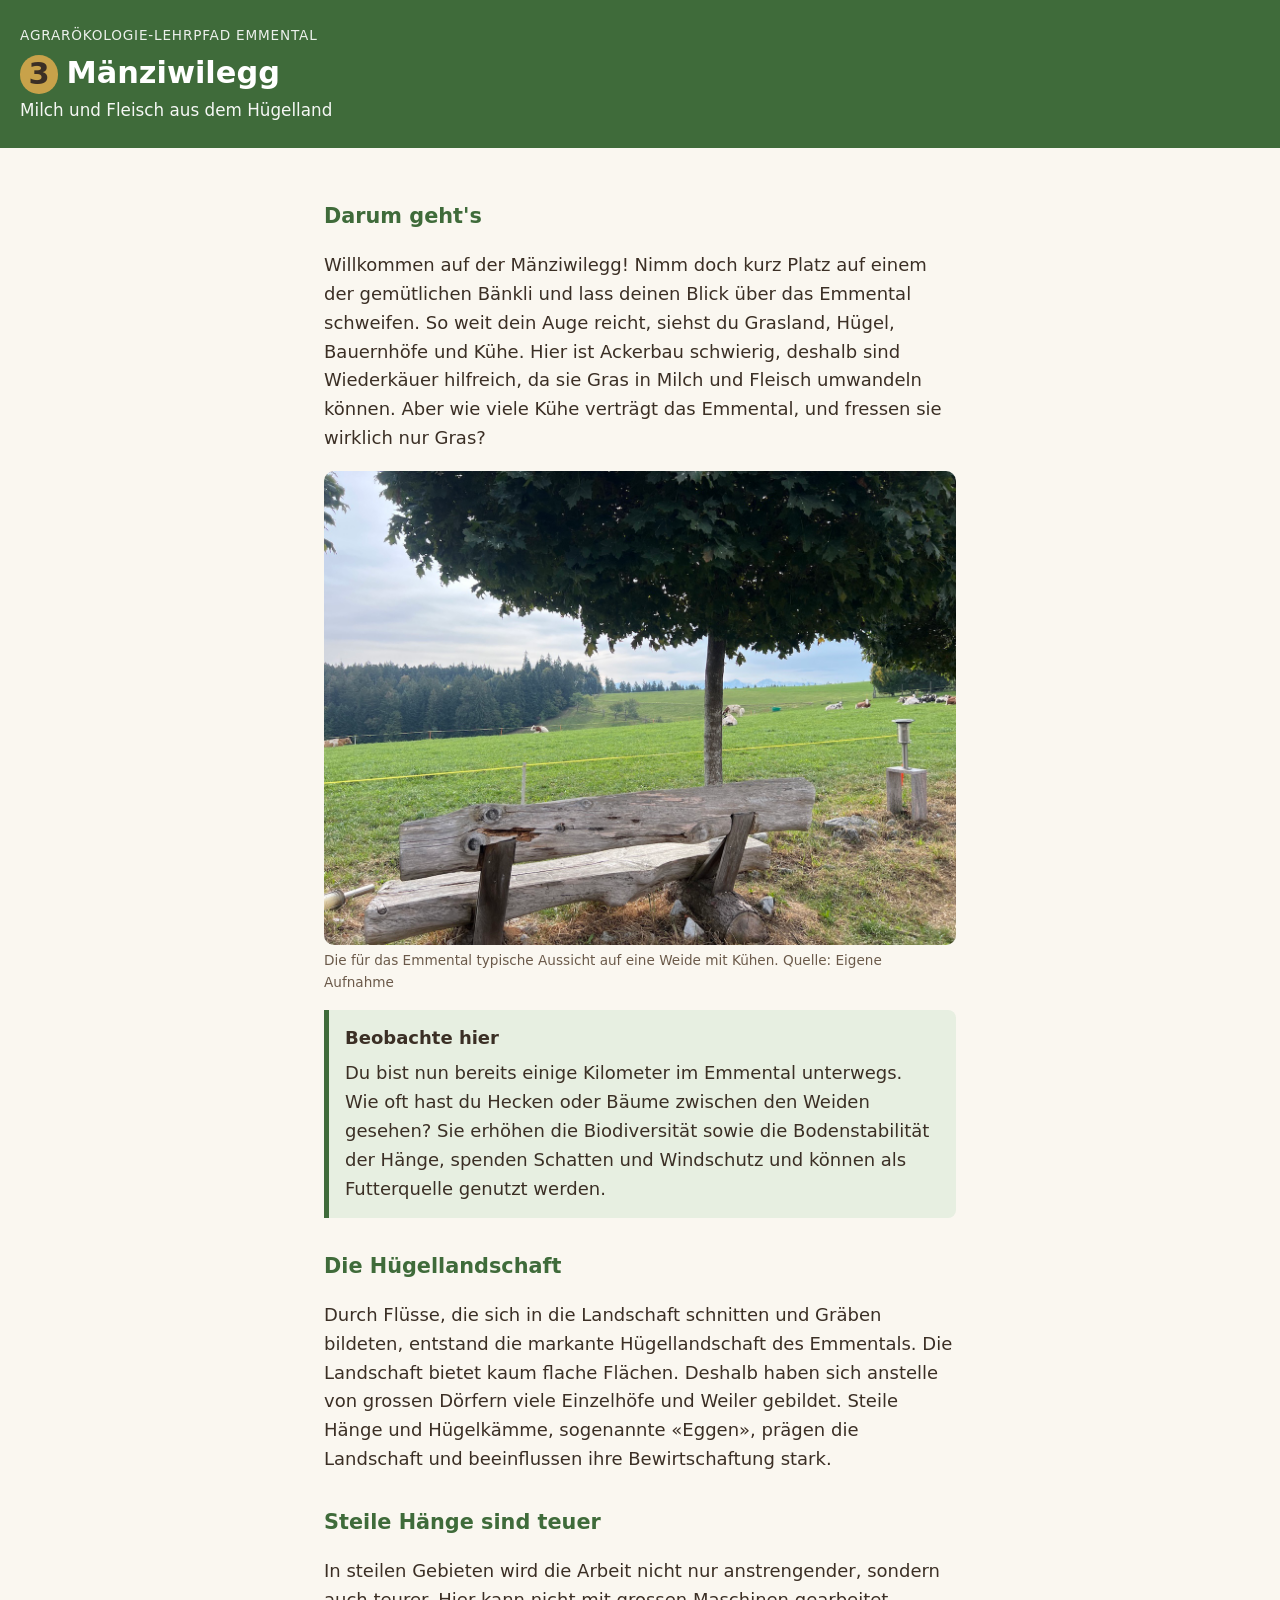
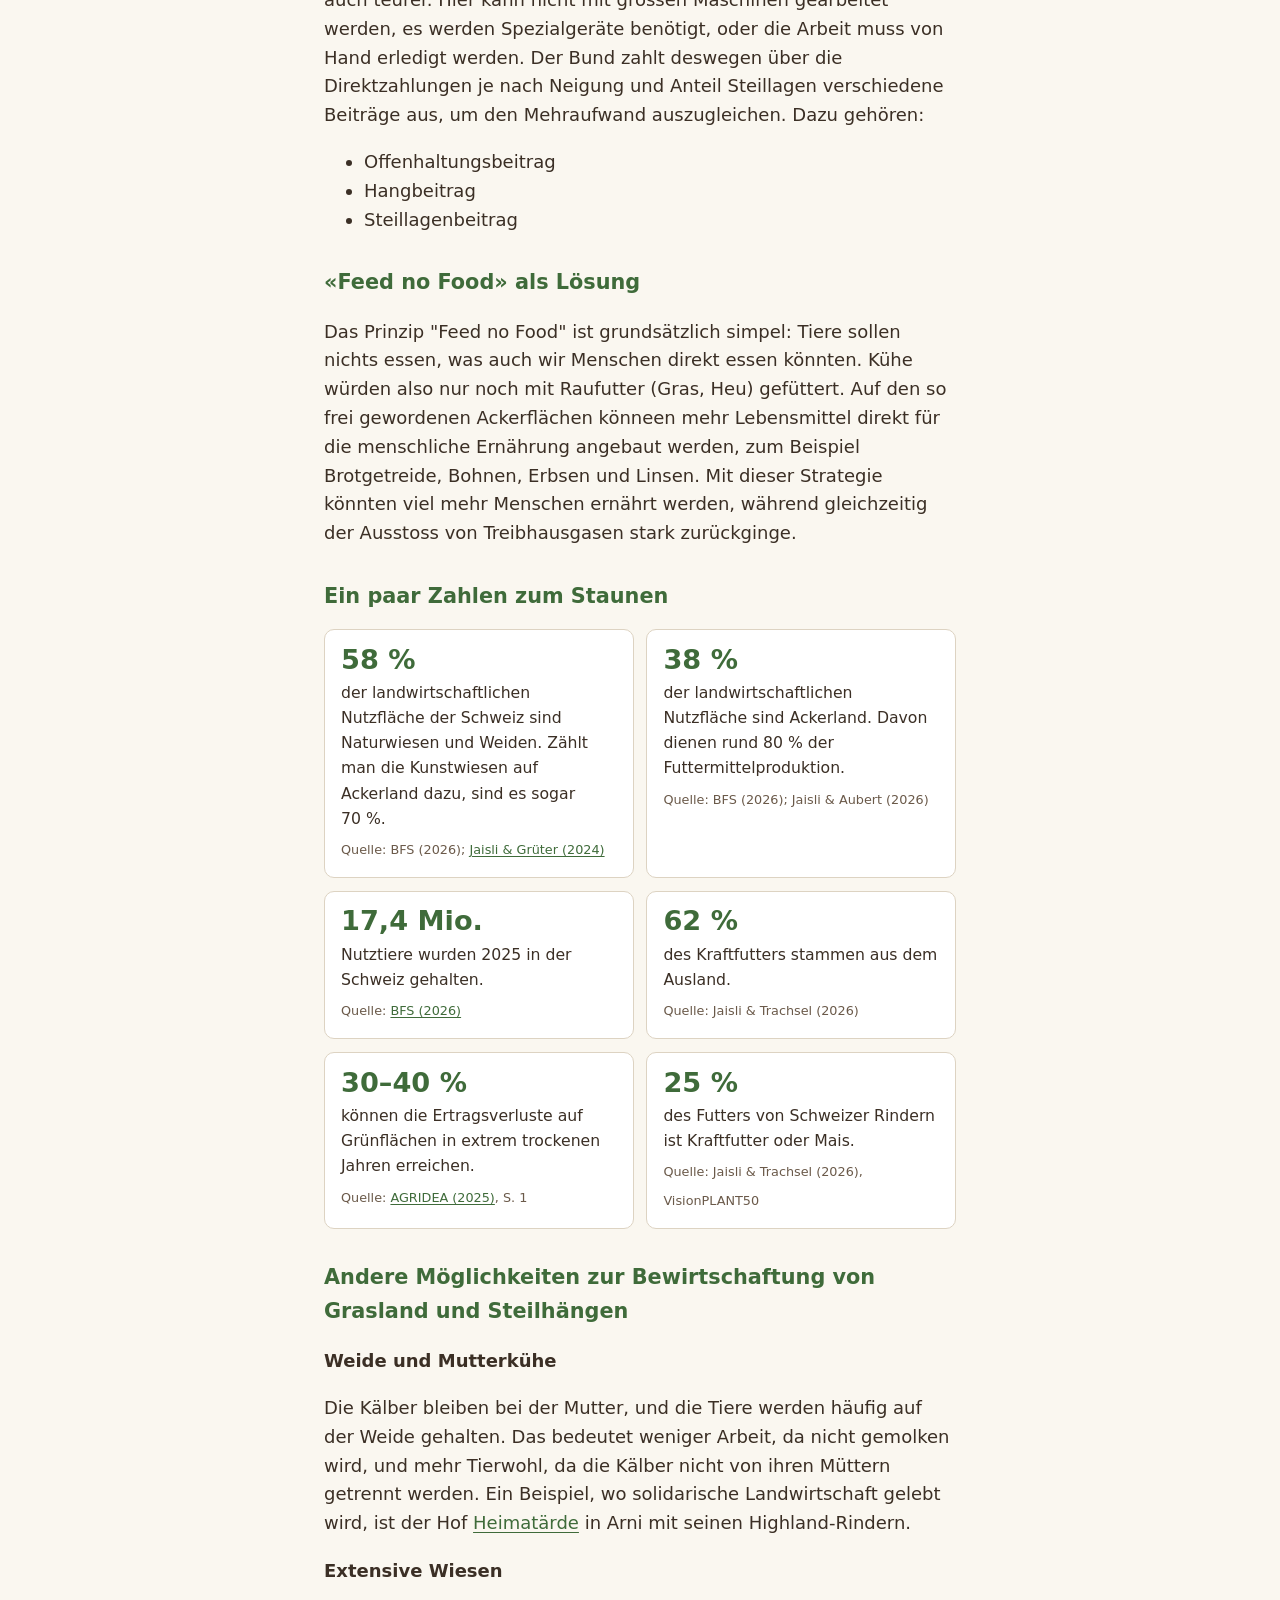
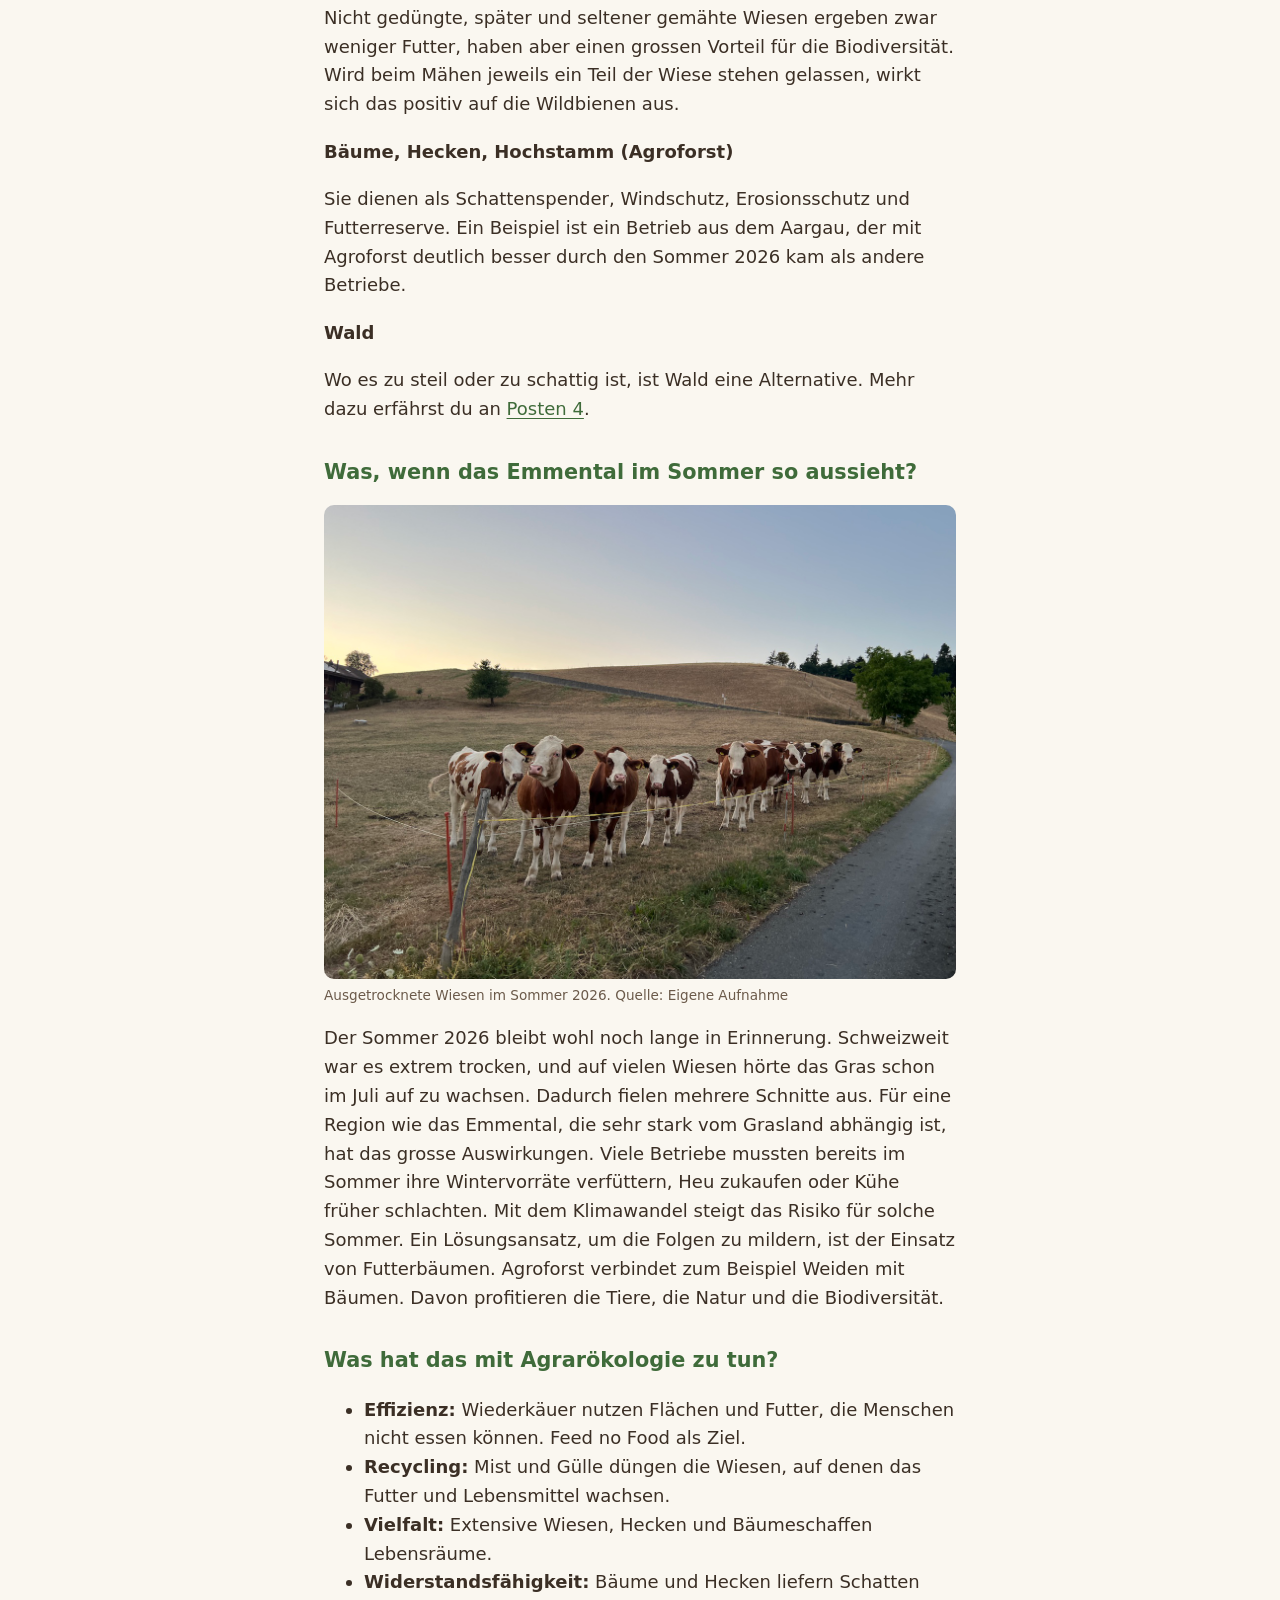
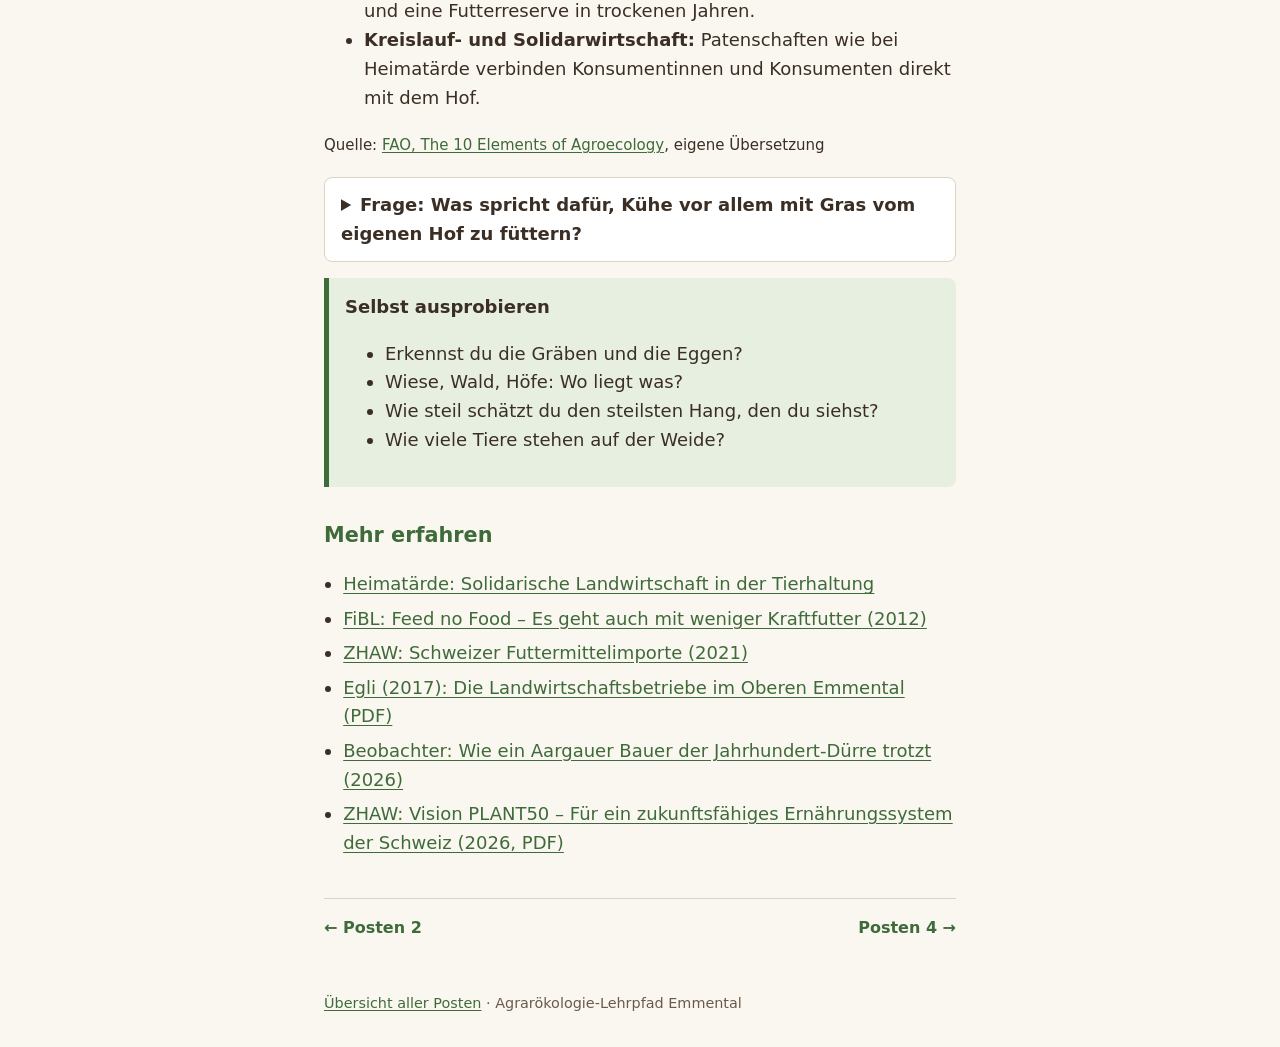
<file: p3/index.html>
<!DOCTYPE html>
<html lang="de-CH">
<head>
<meta charset="utf-8">
<meta name="viewport" content="width=device-width, initial-scale=1">
<title>Posten 3: Mänziwilegg – Agrarökologie-Lehrpfad Emmental</title>
<link rel="stylesheet" href="../assets/style.css">
<style>
/* nur für diese Seite */
.zahlen{display:grid;grid-template-columns:repeat(auto-fit,minmax(15rem,1fr));gap:.8rem;margin:1rem 0}
.zahl{background:#fff;border:1px solid var(--linie);border-radius:10px;padding:.9rem 1rem}
.zahl strong{display:block;font-size:1.7rem;line-height:1.1;color:var(--wiese)}
.zahl p{margin:.35rem 0 .2rem;font-size:.98rem}
.zahl small{color:var(--erde-hell);font-size:.8rem}
.stufe{margin:1.2rem 0 .3rem;font-weight:700;color:var(--erde)}
.zit{color:var(--erde-hell);font-size:.85em}
figure{margin:1rem 0}
figure img{width:100%;height:auto;border-radius:10px;display:block}
figcaption{font-size:.85rem;color:var(--erde-hell);margin-top:.35rem}
.elemente{display:flex;flex-wrap:wrap;gap:.4rem;margin:1rem 0}
.elemente span{background:var(--wiese-hell);border:1px solid #cfdcc6;border-radius:999px;padding:.3rem .7rem;font-size:.92rem;color:var(--wiese);font-weight:600}
.quellen li{font-size:.85rem;margin-bottom:.35rem}
</style>
</head>
<body>
<header class="kopf">
<a class="marke" href="../">Agrarökologie-Lehrpfad Emmental</a>
<h1><span class="postennr">3</span>Mänziwilegg</h1>
<p class="thema">Milch und Fleisch aus dem Hügelland</p>
</header>
<main>
<!-- ===== Posten 3: Mänziwilegg – Texte hier bearbeiten ===== -->

<h2>Darum geht's</h2>
<p>Willkommen auf der Mänziwilegg! Nimm doch kurz Platz auf einem der gemütlichen Bänkli und lass deinen Blick über das Emmental schweifen.
So weit dein Auge reicht, siehst du Grasland, Hügel, Bauernhöfe und Kühe. Hier ist Ackerbau schwierig, deshalb sind Wiederkäuer hilfreich, da sie Gras in Milch und Fleisch umwandeln können. 
Aber wie viele Kühe verträgt das Emmental, und fressen sie wirklich nur Gras?</p>

<figure>
  <img src="../bilder/maenziwilegg1.jpeg" alt="Hügellandschaft: Ausblick von der Mänziwilegg auf die Weiden">
  <figcaption>Die für das Emmental typische Aussicht auf eine Weide mit Kühen. Quelle: Eigene Aufnahme</figcaption>
</figure>

<div class="kasten">
<strong>Beobachte hier</strong>
<p>Du bist nun bereits einige Kilometer im Emmental unterwegs. Wie oft hast du Hecken oder Bäume zwischen den Weiden gesehen?
Sie erhöhen die Biodiversität sowie die Bodenstabilität der Hänge, spenden Schatten und Windschutz und können als Futterquelle genutzt werden.</p>
</div>

<h2>Die Hügellandschaft</h2>
<p>Durch Flüsse, die sich in die Landschaft schnitten und Gräben bildeten, entstand die markante Hügellandschaft des Emmentals. Die Landschaft bietet kaum flache Flächen.
Deshalb haben sich anstelle von grossen Dörfern viele Einzelhöfe und Weiler gebildet. Steile Hänge und Hügelkämme, sogenannte «Eggen», prägen die Landschaft und beeinflussen ihre Bewirtschaftung stark.</p>

<h2>Steile Hänge sind teuer</h2>
<p>In steilen Gebieten wird die Arbeit nicht nur anstrengender, sondern auch teurer. Hier kann nicht mit grossen Maschinen gearbeitet werden, es werden Spezialgeräte benötigt, oder die Arbeit muss von Hand erledigt werden.
Der Bund zahlt deswegen über die Direktzahlungen je nach Neigung und Anteil Steillagen verschiedene Beiträge aus, um den Mehraufwand auszugleichen.
Dazu gehören:</p>
<ul>
  <li>Offenhaltungsbeitrag</li>
  <li>Hangbeitrag</li>
  <li>Steillagenbeitrag</li>
</ul>

<h2>«Feed no Food» als Lösung</h2>
<p>Das Prinzip "Feed no Food" ist grundsätzlich simpel: Tiere sollen nichts essen, was auch wir Menschen direkt essen könnten. Kühe würden also nur noch mit Raufutter (Gras, Heu) gefüttert.
Auf den so frei gewordenen Ackerflächen könneen mehr Lebensmittel direkt für die menschliche Ernährung angebaut werden, zum Beispiel Brotgetreide, Bohnen, Erbsen und Linsen.
Mit dieser Strategie könnten viel mehr Menschen ernährt werden, während gleichzeitig der Ausstoss von Treibhausgasen stark zurückginge.</p>

<h2>Ein paar Zahlen zum Staunen</h2>
<div class="zahlen">
  <div class="zahl"><strong>58&nbsp;%</strong>
    <p>der landwirtschaftlichen Nutzfläche der Schweiz sind Naturwiesen und Weiden. Zählt man die Kunstwiesen auf Ackerland dazu, sind es sogar 70&nbsp;%.</p>
    <small>Quelle: BFS (2026); <a href="https://doi.org/10.3390/su162310362">Jaisli &amp; Grüter (2024)</a></small></div>
  <div class="zahl"><strong>38&nbsp;%</strong>
    <p>der landwirtschaftlichen Nutzfläche sind Ackerland. Davon dienen rund 80&nbsp;% der Futtermittelproduktion.</p>
    <small>Quelle: BFS (2026); Jaisli &amp; Aubert (2026)</small></div>
  <div class="zahl"><strong>17,4&nbsp;Mio.</strong>
    <p>Nutztiere wurden 2025 in der Schweiz gehalten.</p>
    <small>Quelle: <a href="https://statistik.admin.ch/de/asset/36583176">BFS (2026)</a></small></div>
  <div class="zahl"><strong>62&nbsp;%</strong>
    <p>des Kraftfutters stammen aus dem Ausland.</p>
    <small>Quelle: Jaisli &amp; Trachsel (2026)</small></div>
  <div class="zahl"><strong>30–40&nbsp;%</strong>
    <p>können die Ertragsverluste auf Grünflächen in extrem trockenen Jahren erreichen.</p>
    <small>Quelle: <a href="https://shop.agridea.ch/shop/resources/downloads/3940/3940_DE_2025_free.pdf">AGRIDEA (2025)</a>, S. 1</small></div>
      <div class="zahl"><strong>25&nbsp;%</strong>
    <p>des Futters von Schweizer Rindern ist Kraftfutter oder Mais.</p>
    <small>Quelle: Jaisli &amp; Trachsel (2026), VisionPLANT50</small></div>
</div>

<h2>Andere Möglichkeiten zur Bewirtschaftung von Grasland und Steilhängen</h2>
<p class="stufe">Weide und Mutterkühe</p>
<p>Die Kälber bleiben bei der Mutter, und die Tiere werden häufig auf der Weide gehalten. Das bedeutet weniger Arbeit, da nicht gemolken wird, und mehr Tierwohl, da die Kälber nicht von ihren Müttern getrennt werden.
Ein Beispiel, wo solidarische Landwirtschaft gelebt wird, ist der Hof <a href="https://heimataerde.ch">Heimatärde</a> in Arni mit seinen Highland-Rindern.</p>

<p class="stufe">Extensive Wiesen</p>
<p>Nicht gedüngte, später und seltener gemähte Wiesen ergeben zwar weniger Futter, haben aber einen grossen Vorteil für die Biodiversität.
Wird beim Mähen jeweils ein Teil der Wiese stehen gelassen, wirkt sich das positiv auf die Wildbienen aus.</p>

<p class="stufe">Bäume, Hecken, Hochstamm (Agroforst)</p>
<p>Sie dienen als Schattenspender, Windschutz, Erosionsschutz und Futterreserve. Ein Beispiel ist ein Betrieb aus dem Aargau, der mit Agroforst deutlich besser durch den Sommer 2026 kam als andere Betriebe.</p>

<p class="stufe">Wald</p>
<p>Wo es zu steil oder zu schattig ist, ist Wald eine Alternative. Mehr dazu erfährst du an <a href="../p4/">Posten 4</a>.</p>

<h2>Was, wenn das Emmental im Sommer so aussieht?</h2>
<figure>
  <img src="../bilder/Gelbeweidenquer.jpeg" alt="Ausgetrocknete, gelbe Wiesen im Sommer 2026">
  <figcaption>Ausgetrocknete Wiesen im Sommer 2026. Quelle: Eigene Aufnahme</figcaption>
</figure>
<p>Der Sommer 2026 bleibt wohl noch lange in Erinnerung. Schweizweit war es extrem trocken, und auf vielen Wiesen hörte das Gras schon im Juli auf zu wachsen. Dadurch fielen mehrere Schnitte aus. Für eine Region wie das Emmental, die sehr stark vom Grasland abhängig ist, hat das grosse Auswirkungen.
Viele Betriebe mussten bereits im Sommer ihre Wintervorräte verfüttern, Heu zukaufen oder Kühe früher schlachten.
Mit dem Klimawandel steigt das Risiko für solche Sommer. Ein Lösungsansatz, um die Folgen zu mildern, ist der Einsatz von Futterbäumen.
Agroforst verbindet zum Beispiel Weiden mit Bäumen. Davon profitieren die Tiere, die Natur und die Biodiversität.</p>

<h2>Was hat das mit Agrarökologie zu tun?</h2>
<ul>
  <li><strong>Effizienz:</strong> Wiederkäuer nutzen Flächen und Futter, die Menschen nicht essen können. Feed no Food als Ziel.</li>
  <li><strong>Recycling:</strong> Mist und Gülle düngen die Wiesen, auf denen das Futter und Lebensmittel wachsen.</li>
  <li><strong>Vielfalt:</strong> Extensive Wiesen, Hecken und Bäumeschaffen Lebensräume.</li>
  <li><strong>Widerstandsfähigkeit:</strong> Bäume und Hecken liefern Schatten und eine Futterreserve in trockenen Jahren.</li>
  <li><strong>Kreislauf- und Solidarwirtschaft:</strong> Patenschaften wie bei Heimatärde verbinden Konsumentinnen und Konsumenten direkt mit dem Hof.</li>
</ul>
<p><small>Quelle: <a href="https://www.fao.org/agroecology/overview/the-10-elements-of-agroecology/en">FAO, The 10 Elements of Agroecology</a>, eigene Übersetzung</small></p>

<details>
<summary>Frage: Was spricht dafür, Kühe vor allem mit Gras vom eigenen Hof zu füttern?</summary>
<p>Es braucht weniger Importe, die Nährstoffkreisläufe auf dem Hof bleiben geschlossener, und das Futter konkurriert nicht mit Nahrung für Menschen.</p>
</details>

<div class="kasten">
<strong>Selbst ausprobieren</strong>
<ul>
  <li>Erkennst du die Gräben und die Eggen?</li>
  <li>Wiese, Wald, Höfe: Wo liegt was?</li>
  <li>Wie steil schätzt du den steilsten Hang, den du siehst?</li>
  <li>Wie viele Tiere stehen auf der Weide?</li>
</ul>
</div>

<h2>Mehr erfahren</h2>
<ul class="links">
  <li><a href="https://heimataerde.ch">Heimatärde: Solidarische Landwirtschaft in der Tierhaltung</a></li>
  <li><a href="https://www.fibl.org/fileadmin/documents/de/news/2012/mm-feed-no-food120425.pdf">FiBL: Feed no Food – Es geht auch mit weniger Kraftfutter (2012)</a></li>
  <li><a href="https://digitalcollection.zhaw.ch/handle/11475/21943">ZHAW: Schweizer Futtermittelimporte (2021)</a></li>
  <li><a href="https://boris.unibe.ch/112672/1/Egli_2017_Oberes_Emmental.pdf">Egli (2017): Die Landwirtschaftsbetriebe im Oberen Emmental (PDF)</a></li>
  <li><a href="https://www.beobachter.ch/umwelt-klima/klimawandel/wie-ein-aargauer-bauer-der-jahrhundert-durre-trotzt-957294">Beobachter: Wie ein Aargauer Bauer der Jahrhundert-Dürre trotzt (2026)</a></li>
    <li><a href="https://doi.org/10.21256/zhaw-36163">ZHAW: Vision PLANT50 – Für ein zukunftsfähiges Ernährungssystem der Schweiz (2026, PDF)</a></li>
</ul>



<nav class="weiter" aria-label="Posten-Navigation">
<a href="../p2/">← Posten 2</a>
<a href="../p4/">Posten 4 →</a>
</nav>
</main>
<footer>
<a href="../">Übersicht aller Posten</a> · Agrarökologie-Lehrpfad Emmental
</footer>
</body>
</html>
</file>
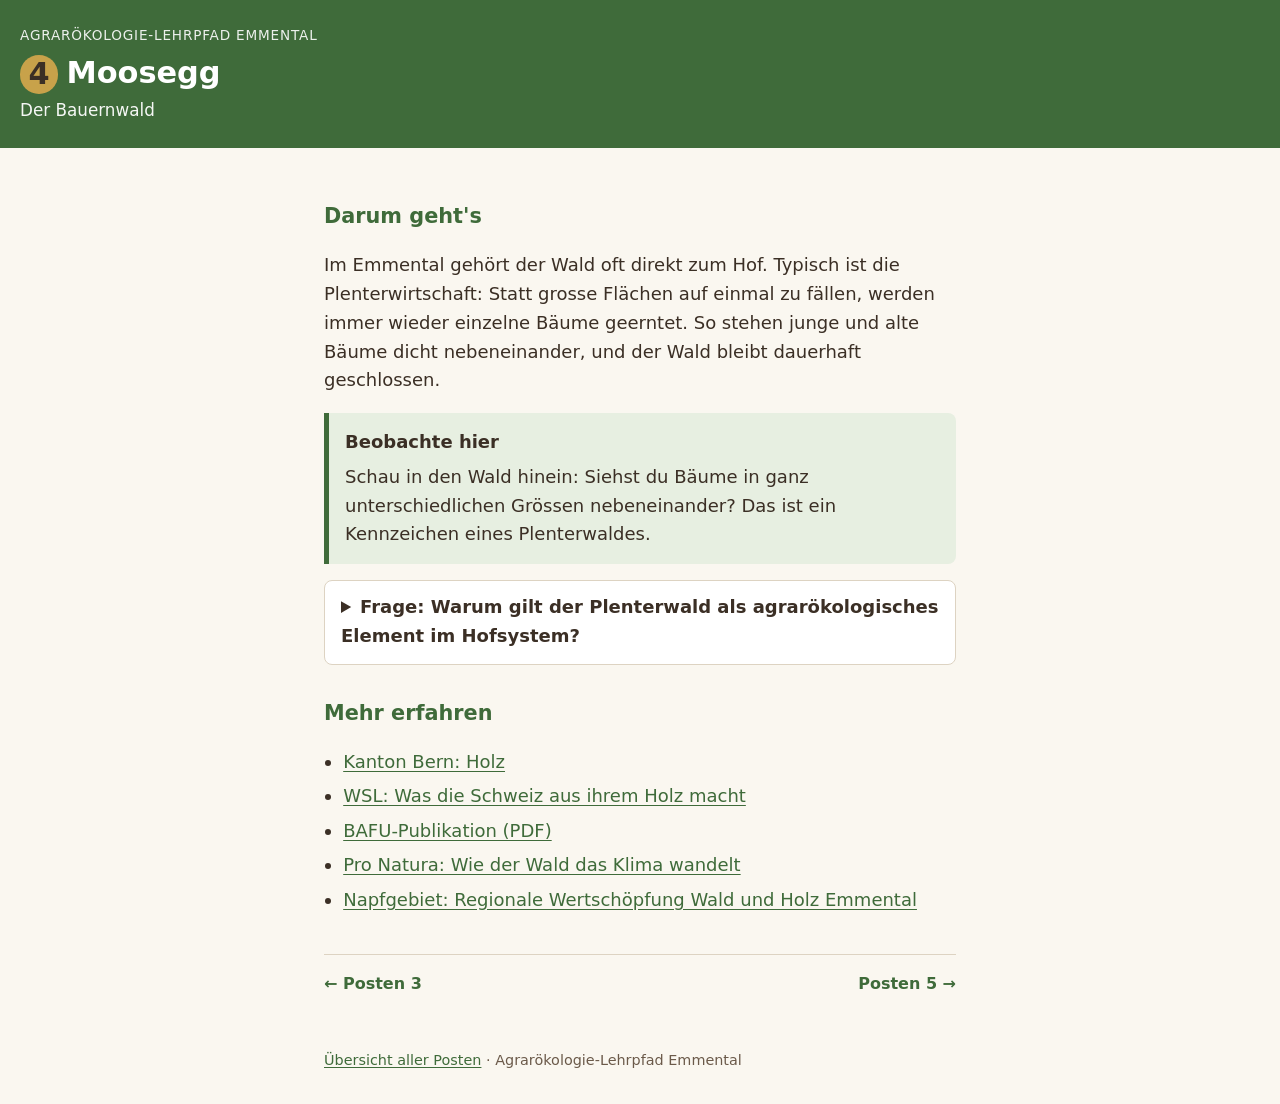
<file: p4/index.html>
<!DOCTYPE html>
<html lang="de-CH">
<head>
<meta charset="utf-8">
<meta name="viewport" content="width=device-width, initial-scale=1">
<title>Posten 4: Moosegg – Agrarökologie-Lehrpfad Emmental</title>
<link rel="stylesheet" href="../assets/style.css">
</head>
<body>
<header class="kopf">
<a class="marke" href="../">Agrarökologie-Lehrpfad Emmental</a>
<h1><span class="postennr">4</span>Moosegg</h1>
<p class="thema">Der Bauernwald</p>
</header>
<main>
<!-- ===== Posten 4: Moosegg – Texte hier bearbeiten ===== -->
<h2>Darum geht's</h2>
<p>Im Emmental gehört der Wald oft direkt zum Hof. Typisch ist die Plenterwirtschaft:
Statt grosse Flächen auf einmal zu fällen, werden immer wieder einzelne Bäume geerntet. So stehen junge
und alte Bäume dicht nebeneinander, und der Wald bleibt dauerhaft geschlossen.</p>

<div class="kasten">
<strong>Beobachte hier</strong>
<p>Schau in den Wald hinein: Siehst du Bäume in ganz unterschiedlichen Grössen nebeneinander?
Das ist ein Kennzeichen eines Plenterwaldes.</p>
</div>



<details>
<summary>Frage: Warum gilt der Plenterwald als agrarökologisches Element im Hofsystem?</summary>
<p>Er liefert regelmässig Holz und damit Einkommen, ohne dass der Wald kahl geschlagen wird. Boden, Wasserhaushalt und Lebensräume bleiben geschützt, und der Wald speichert weiterhin Kohlenstoff.</p>
</details>

<h2>Mehr erfahren</h2>
<ul class="links">
  <li><a href="https://www.weu.be.ch/de/start/themen/umwelt/wald/wald-multitalent/holz.html">Kanton Bern: Holz</a></li>
  <li><a href="https://www.wsl.ch/de/news/was-die-schweiz-aus-ihrem-holz-macht/">WSL: Was die Schweiz aus ihrem Holz macht</a></li>
  <li><a href="https://backend.bafu.admin.ch/fileservice/sdweb-docs-prod-bafuadminch-files/files/2026/07/28/700641a0-daf6-4412-913a-db2cb8465dab.pdf">BAFU-Publikation (PDF)</a></li>
  <li><a href="https://www.pronatura.ch/de/2024/wie-der-wald-das-klima-wandelt">Pro Natura: Wie der Wald das Klima wandelt</a></li>
  <li><a href="https://www.napfgebiet.ch/projektstart-regionale-wertschoepfung-wald-und-holz-emmental/">Napfgebiet: Regionale Wertschöpfung Wald und Holz Emmental</a></li>
</ul>

<nav class="weiter" aria-label="Posten-Navigation">
<a href="../p3/">← Posten 3</a>
<a href="../p5/">Posten 5 →</a>
</nav>
</main>
<footer>
<a href="../">Übersicht aller Posten</a> · Agrarökologie-Lehrpfad Emmental
</footer>
</body>
</html>
</file>
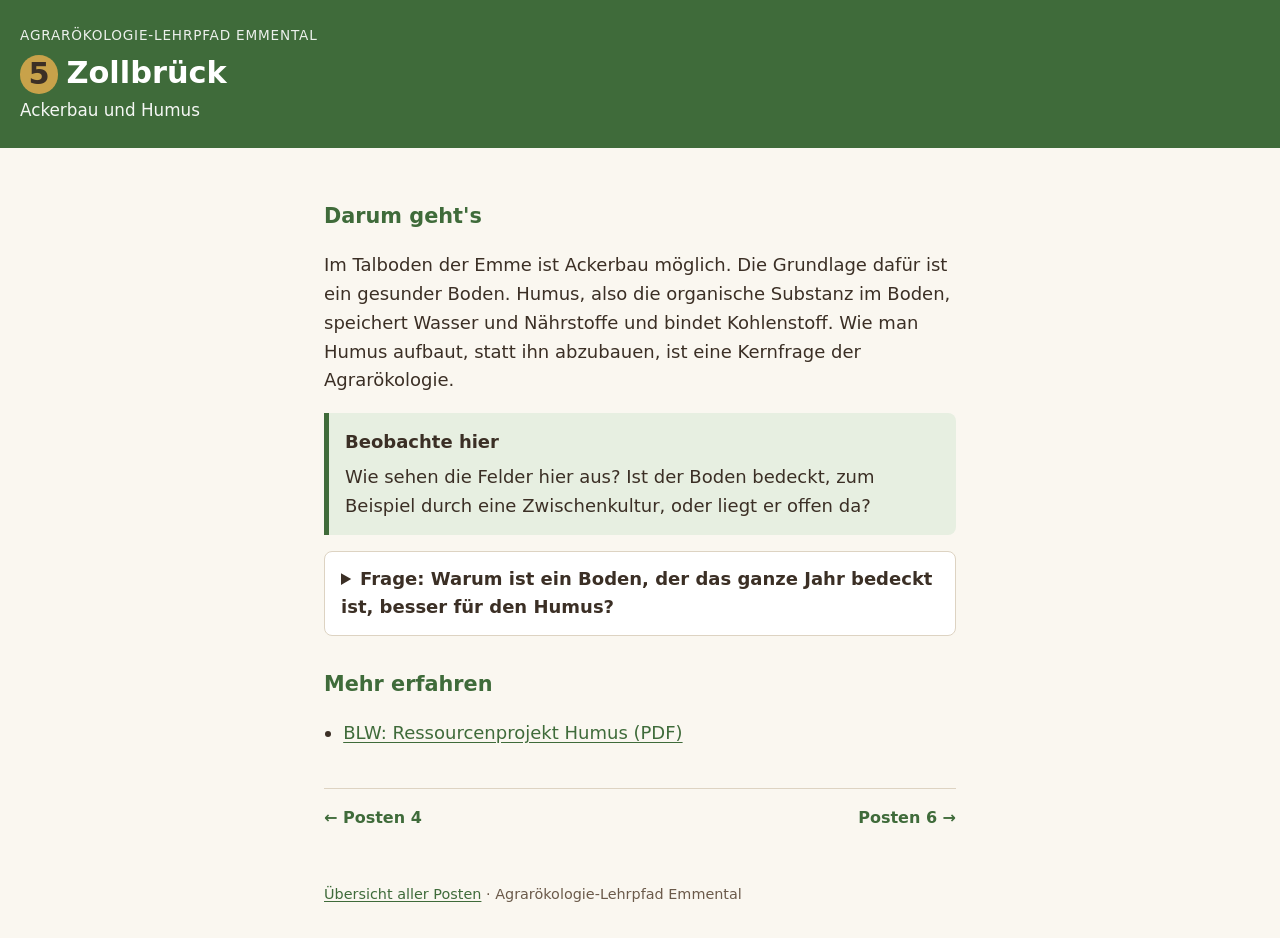
<file: p5/index.html>
<!DOCTYPE html>
<html lang="de-CH">
<head>
<meta charset="utf-8">
<meta name="viewport" content="width=device-width, initial-scale=1">
<title>Posten 5: Zollbrück – Agrarökologie-Lehrpfad Emmental</title>
<link rel="stylesheet" href="../assets/style.css">
</head>
<body>
<header class="kopf">
<a class="marke" href="../">Agrarökologie-Lehrpfad Emmental</a>
<h1><span class="postennr">5</span>Zollbrück</h1>
<p class="thema">Ackerbau und Humus</p>
</header>
<main>
<!-- ===== Posten 5: Zollbrück – Texte hier bearbeiten ===== -->
<h2>Darum geht's</h2>
<p>Im Talboden der Emme ist Ackerbau möglich. Die Grundlage dafür ist ein gesunder Boden.
Humus, also die organische Substanz im Boden, speichert Wasser und Nährstoffe und bindet Kohlenstoff.
Wie man Humus aufbaut, statt ihn abzubauen, ist eine Kernfrage der Agrarökologie.</p>

<div class="kasten">
<strong>Beobachte hier</strong>
<p>Wie sehen die Felder hier aus? Ist der Boden bedeckt, zum Beispiel durch eine
Zwischenkultur, oder liegt er offen da?</p>
</div>



<details>
<summary>Frage: Warum ist ein Boden, der das ganze Jahr bedeckt ist, besser für den Humus?</summary>
<p>Pflanzen schützen den Boden vor Erosion durch Regen und Wind, und ihre Wurzeln füttern das Bodenleben, das Humus aufbaut.</p>
</details>

<h2>Mehr erfahren</h2>
<ul class="links">
  <li><a href="https://www.blw.admin.ch/dam/de/sd-web/T1iDOeG1S3-K/Ressourcenprojekte-7-Humus-SO-de.pdf">BLW: Ressourcenprojekt Humus (PDF)</a></li>
</ul>

<nav class="weiter" aria-label="Posten-Navigation">
<a href="../p4/">← Posten 4</a>
<a href="../p6/">Posten 6 →</a>
</nav>
</main>
<footer>
<a href="../">Übersicht aller Posten</a> · Agrarökologie-Lehrpfad Emmental
</footer>
</body>
</html>
</file>
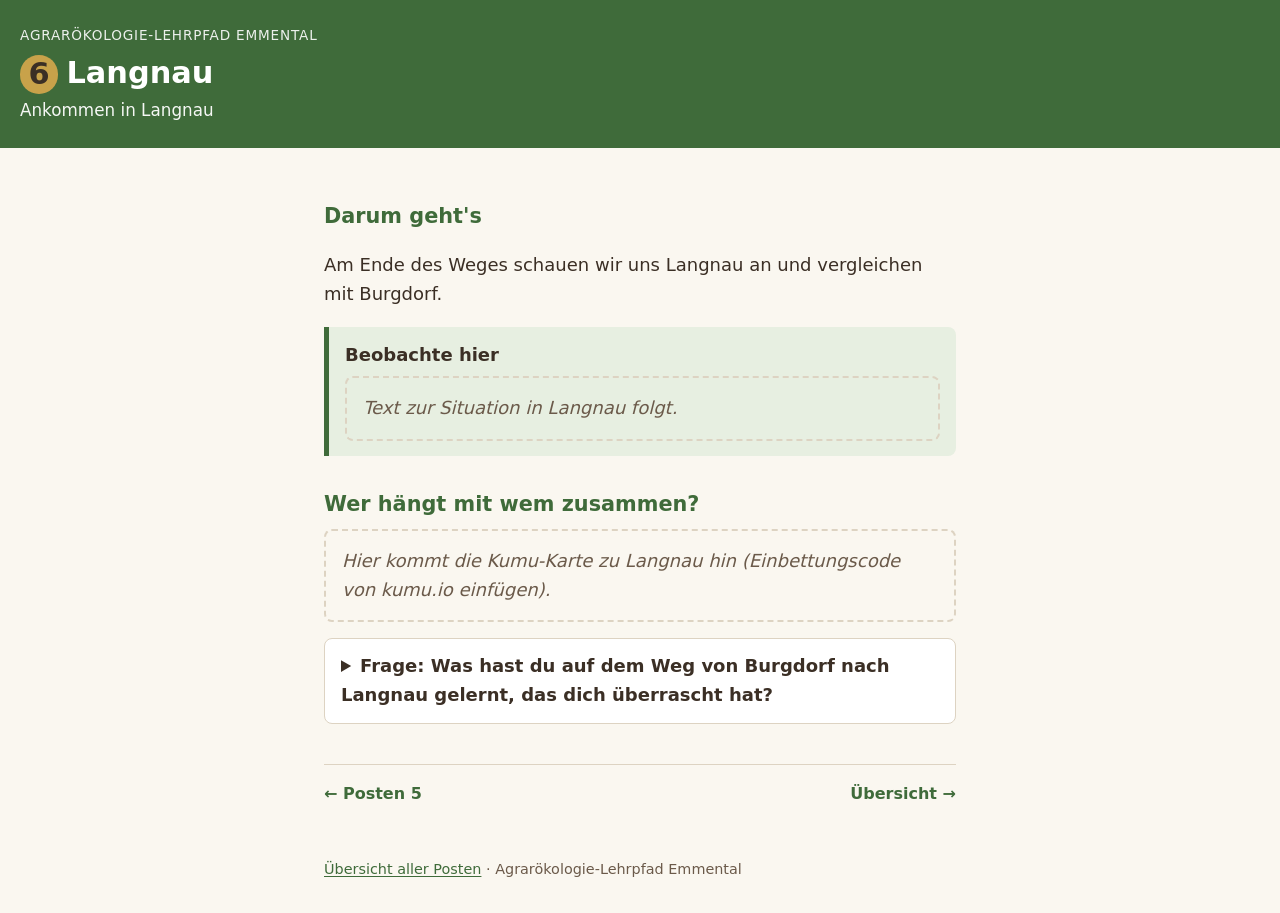
<file: p6/index.html>
<!DOCTYPE html>
<html lang="de-CH">
<head>
<meta charset="utf-8">
<meta name="viewport" content="width=device-width, initial-scale=1">
<title>Posten 6: Langnau – Agrarökologie-Lehrpfad Emmental</title>
<link rel="stylesheet" href="../assets/style.css">
</head>
<body>
<header class="kopf">
<a class="marke" href="../">Agrarökologie-Lehrpfad Emmental</a>
<h1><span class="postennr">6</span>Langnau</h1>
<p class="thema">Ankommen in Langnau</p>
</header>
<main>
<!-- ===== Posten 6: Langnau – Texte hier bearbeiten ===== -->
<h2>Darum geht's</h2>
<p>Am Ende des Weges schauen wir uns Langnau an und vergleichen mit Burgdorf. <!-- TEXT ERGÄNZEN --></p>

<div class="kasten">
<strong>Beobachte hier</strong>
<p class="platzhalter">Text zur Situation in Langnau folgt.</p>
</div>

<h2>Wer hängt mit wem zusammen?</h2>
<div class="platzhalter">Hier kommt die Kumu-Karte zu Langnau hin (Einbettungscode von kumu.io einfügen).</div>

<details>
<summary>Frage: Was hast du auf dem Weg von Burgdorf nach Langnau gelernt, das dich überrascht hat?</summary>
<p>Danke, dass du den Lehrpfad gegangen bist! Erzähl jemandem davon.</p>
</details>



<nav class="weiter" aria-label="Posten-Navigation">
<a href="../p5/">← Posten 5</a>
<a href="../">Übersicht →</a>
</nav>
</main>
<footer>
<a href="../">Übersicht aller Posten</a> · Agrarökologie-Lehrpfad Emmental
</footer>
</body>
</html>
</file>
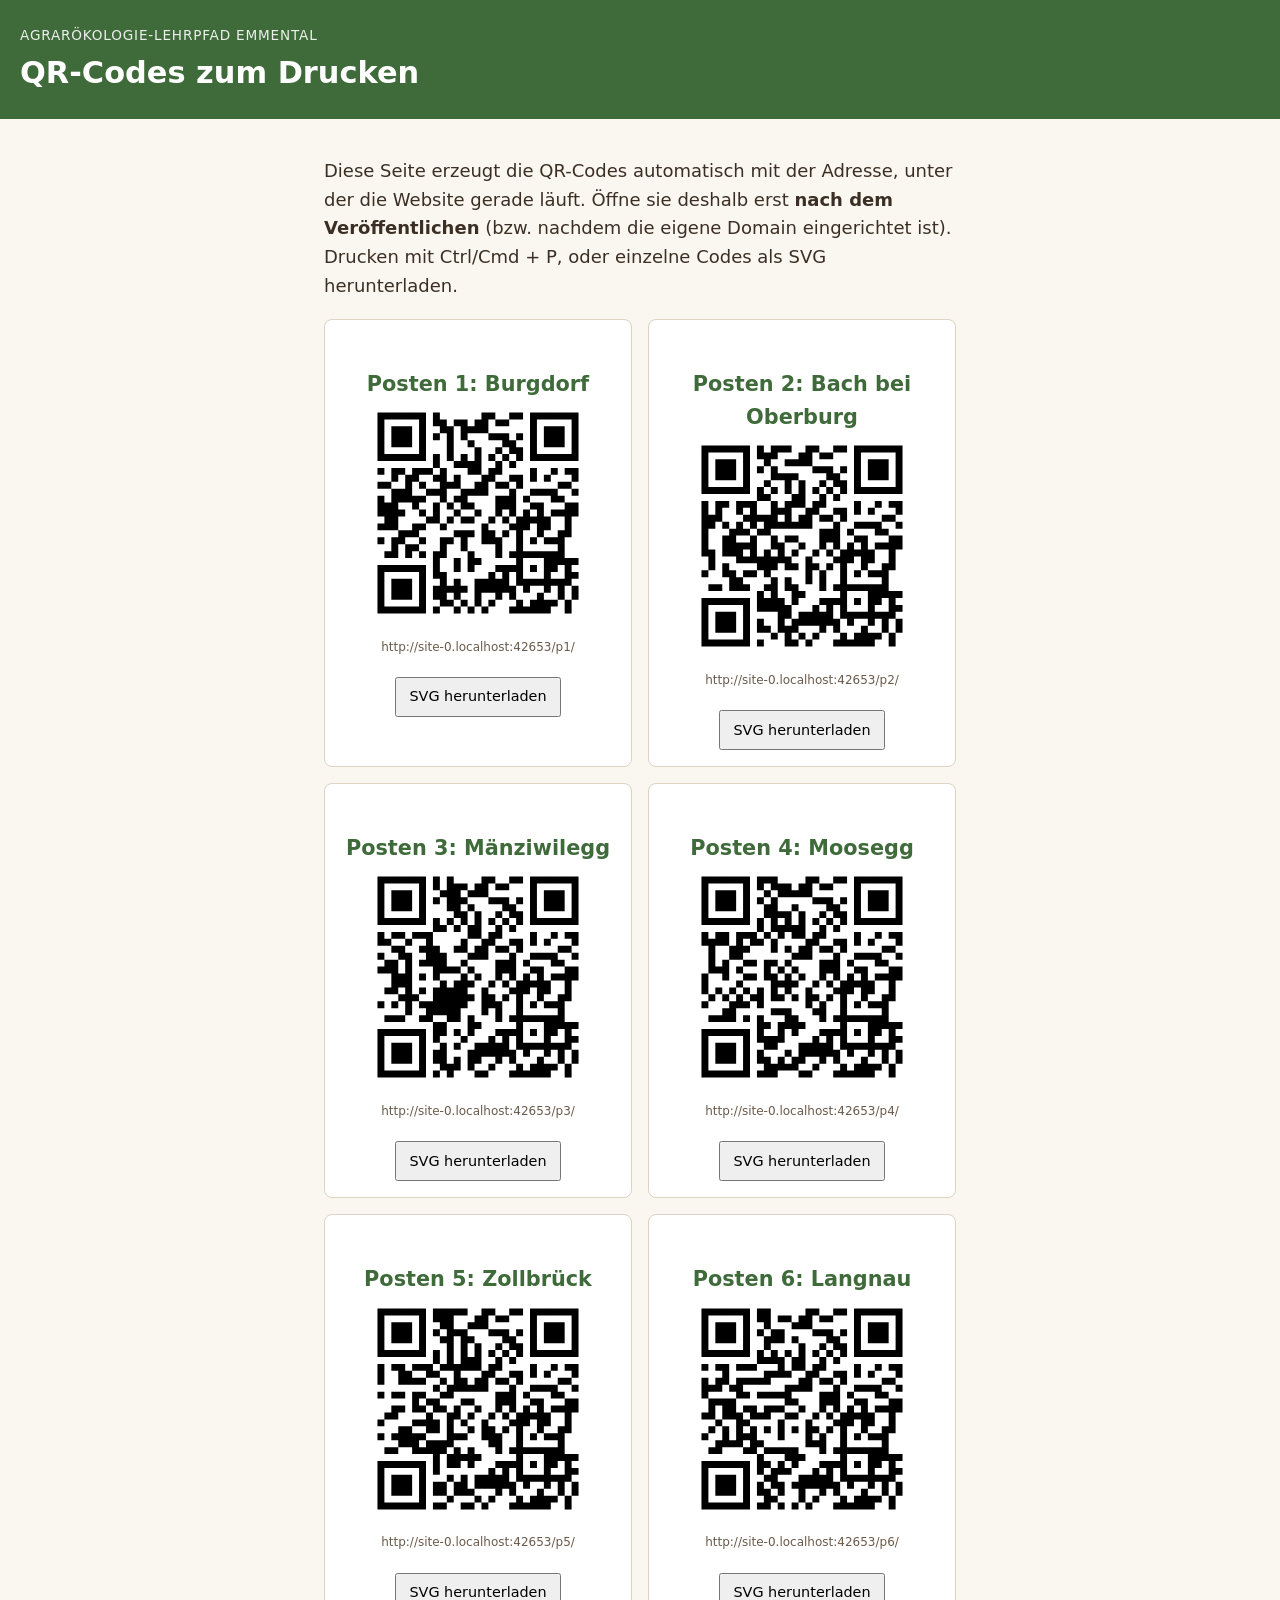
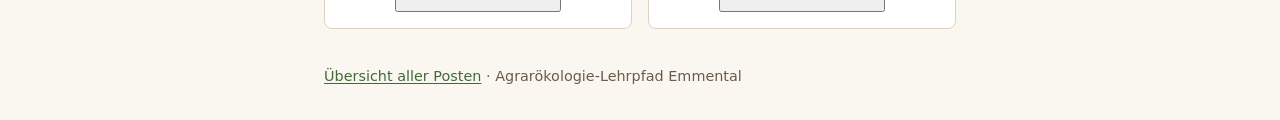
<file: qr.html>
<!DOCTYPE html>
<html lang="de-CH">
<head>
<meta charset="utf-8">
<meta name="viewport" content="width=device-width, initial-scale=1">
<title>QR-Codes – Agrarökologie-Lehrpfad Emmental</title>
<link rel="stylesheet" href="assets/style.css">
</head>
<body>
<header class="kopf">
<a class="marke" href="./">Agrarökologie-Lehrpfad Emmental</a>
<h1>QR-Codes zum Drucken</h1>
</header>
<main>
<p class="nicht-drucken">Diese Seite erzeugt die QR-Codes automatisch mit der Adresse, unter der
die Website gerade läuft. Öffne sie deshalb erst <strong>nach dem Veröffentlichen</strong> (bzw. nachdem
die eigene Domain eingerichtet ist). Drucken mit Ctrl/Cmd + P, oder einzelne Codes als SVG herunterladen.</p>
<div class="qr-raster" id="raster"></div>
<script src="assets/qrcode.js"></script>
<script>
const posten = [
  {nr: 1, ort: "Burgdorf"},
  {nr: 2, ort: "Bach bei Oberburg"},
  {nr: 3, ort: "Mänziwilegg"},
  {nr: 4, ort: "Moosegg"},
  {nr: 5, ort: "Zollbrück"},
  {nr: 6, ort: "Langnau"}
];
const basis = location.href.replace(/qr\.html.*$/, "");
const raster = document.getElementById("raster");
for (const p of posten) {
  const url = basis + "p" + p.nr + "/";
  const qr = qrcode(0, "M");
  qr.addData(url);
  qr.make();
  const svg = qr.createSvgTag({cellSize: 8, margin: 4, scalable: true});
  const karte = document.createElement("div");
  karte.className = "qr-karte";
  karte.innerHTML = '<h2>Posten ' + p.nr + ': ' + p.ort + '</h2>' + svg +
    '<p class="url">' + url + '</p><button type="button">SVG herunterladen</button>';
  karte.querySelector("button").addEventListener("click", () => {
    const blob = new Blob([svg], {type: "image/svg+xml"});
    const a = document.createElement("a");
    a.href = URL.createObjectURL(blob);
    a.download = "qr-posten-" + p.nr + ".svg";
    a.click();
  });
  raster.appendChild(karte);
}
</script>
</main>
<footer>
<a href="">Übersicht aller Posten</a> · Agrarökologie-Lehrpfad Emmental
</footer>
</body>
</html>
</file>
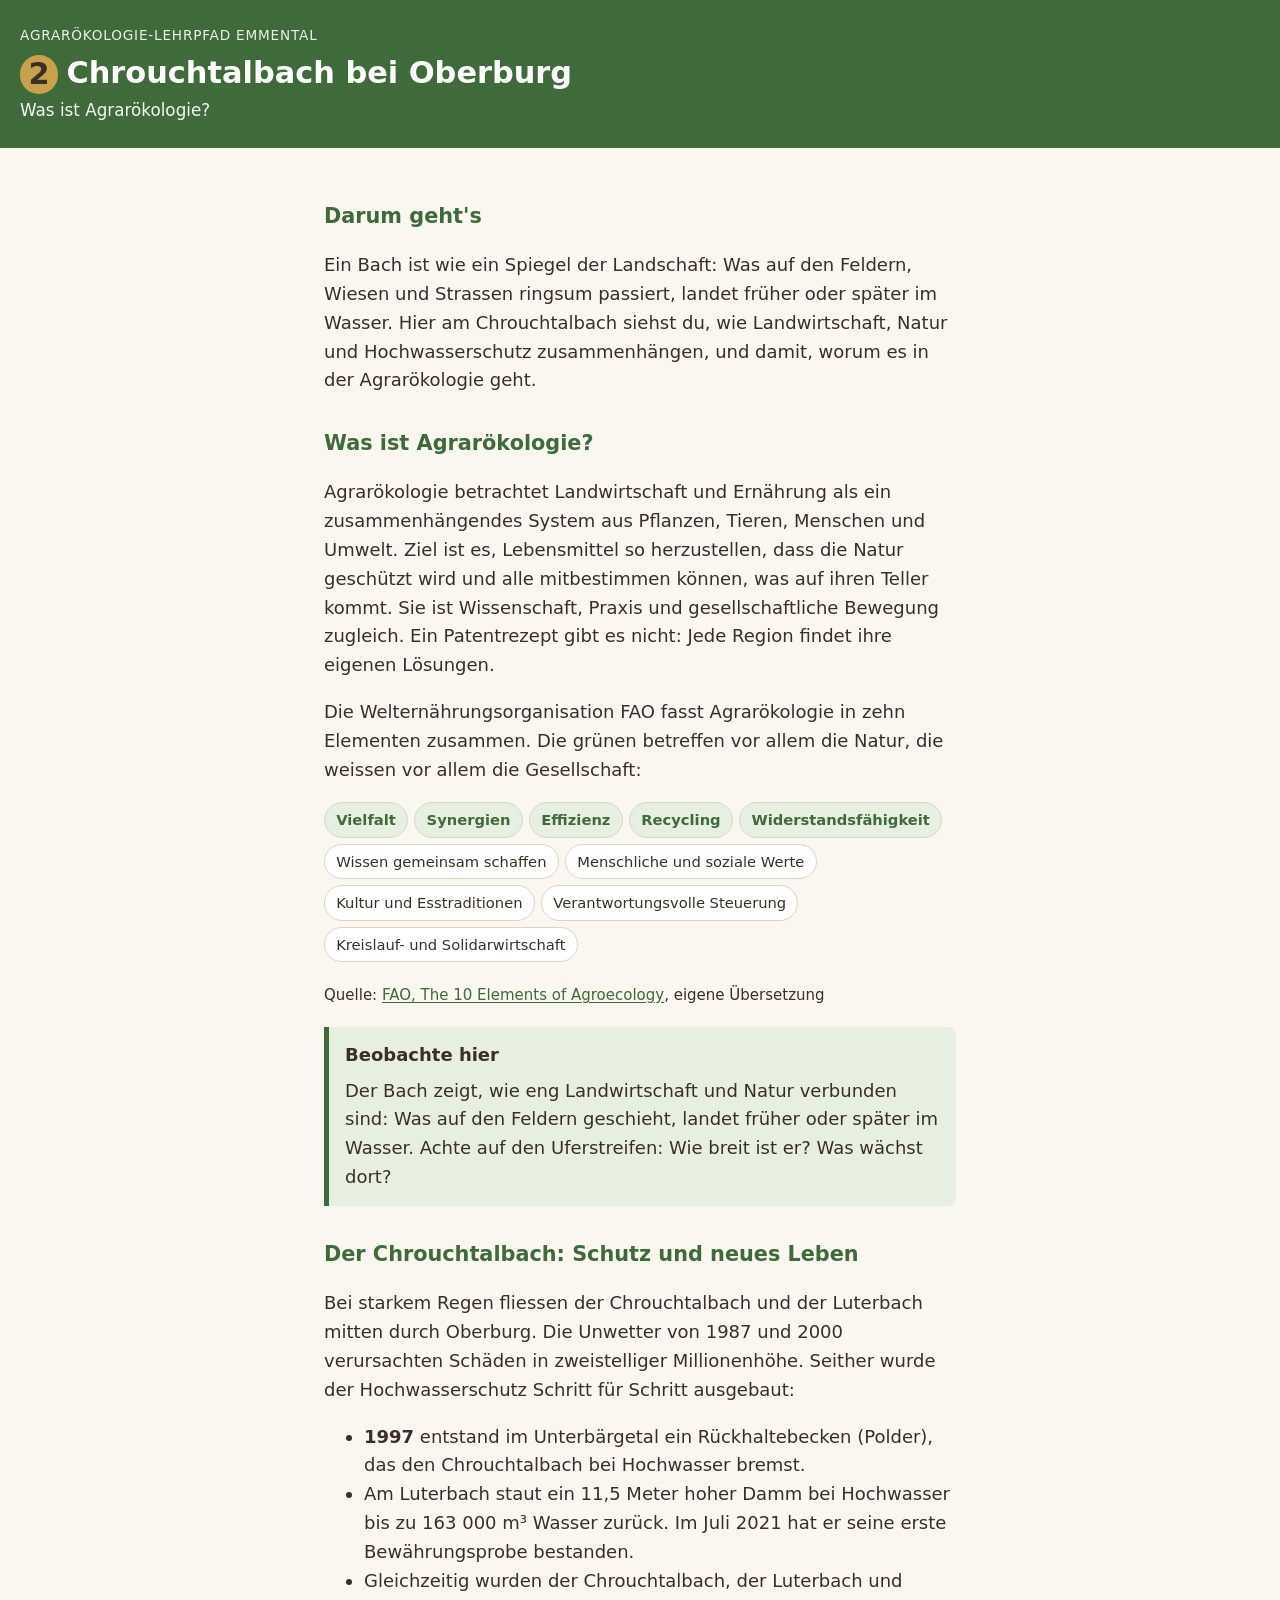
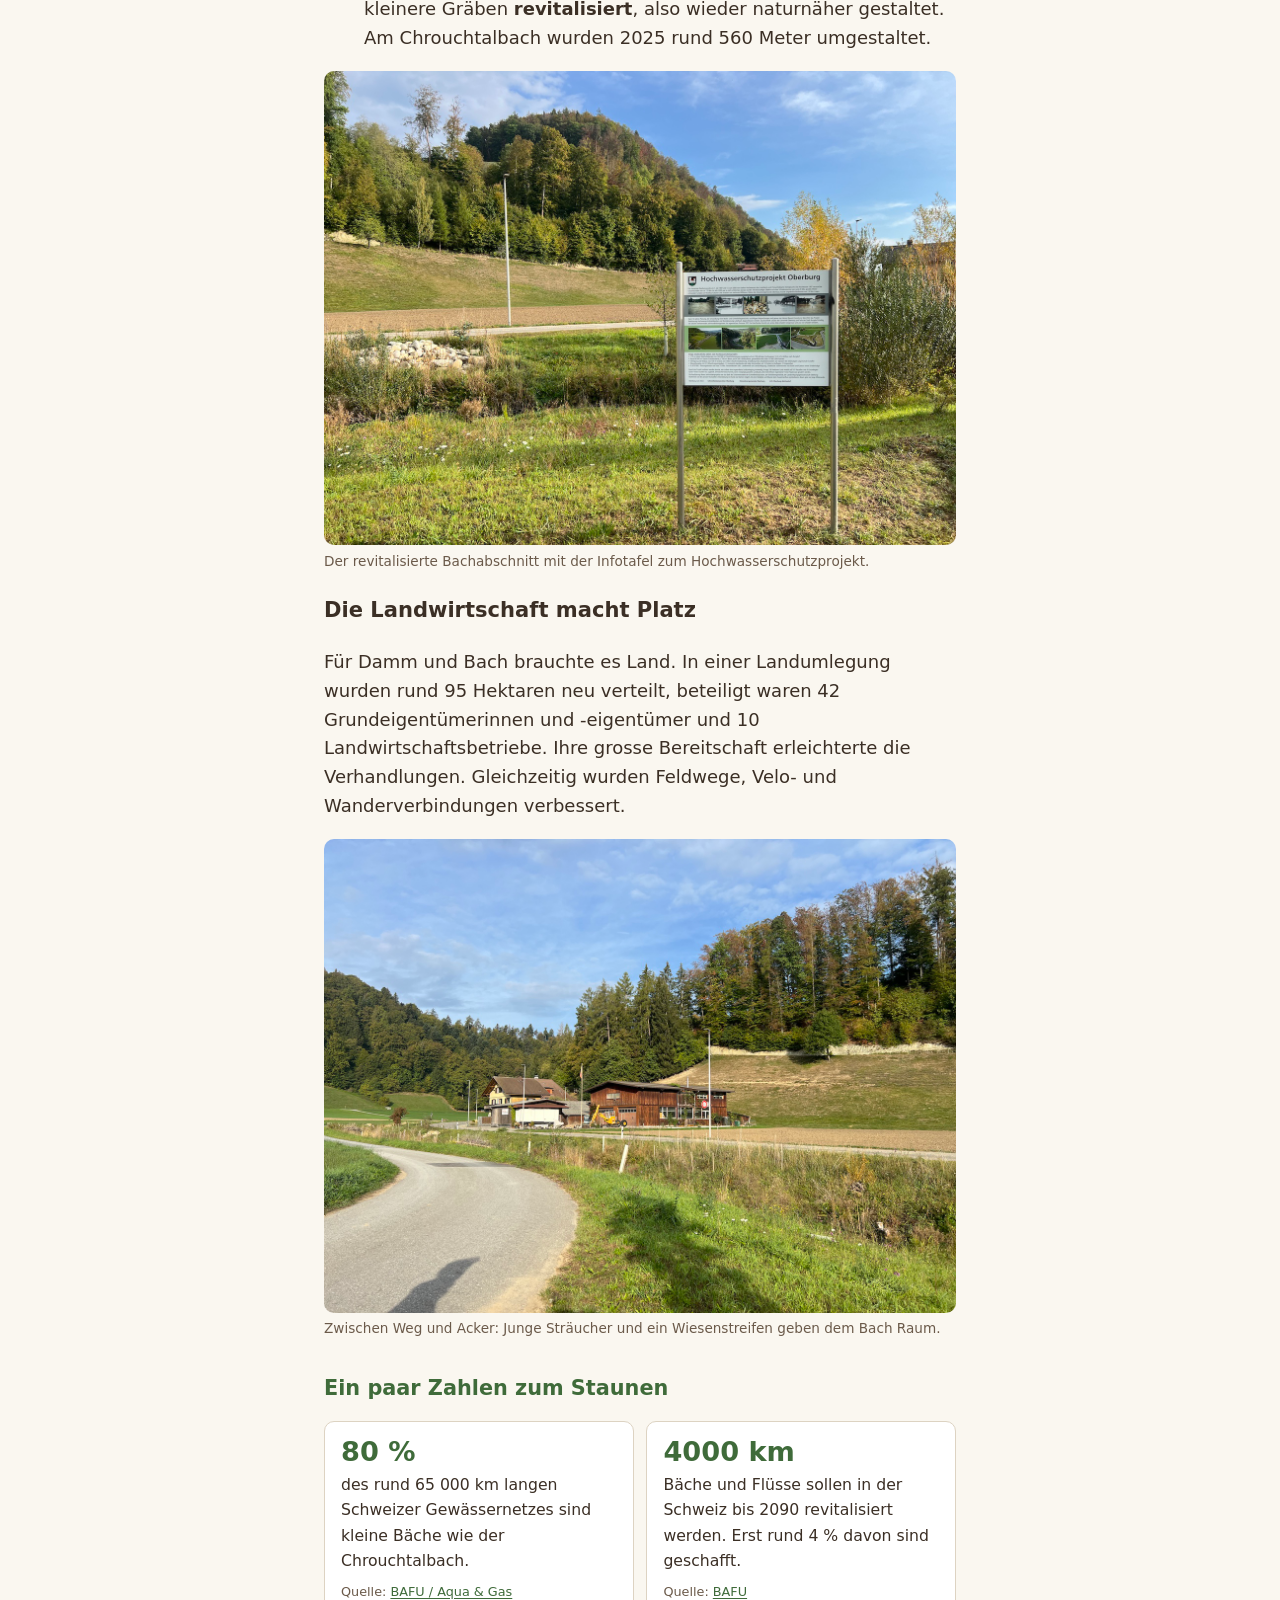
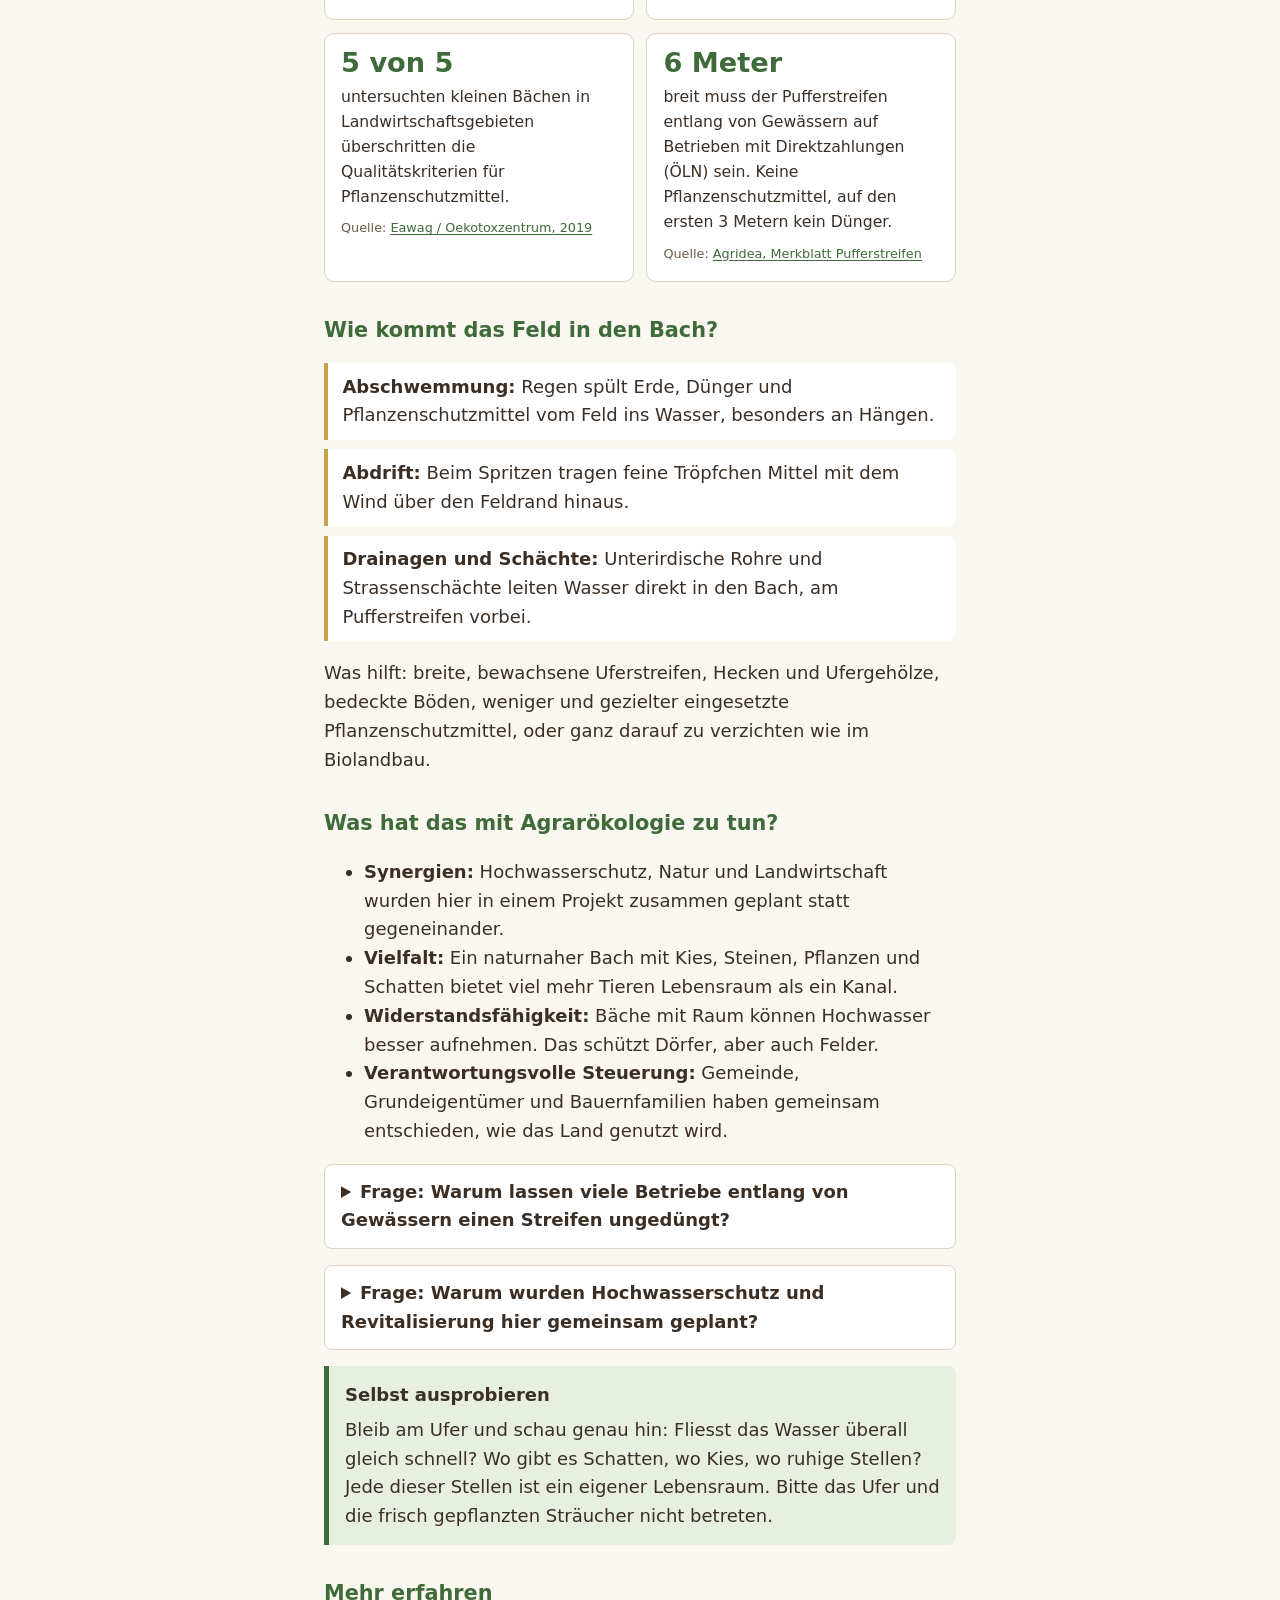
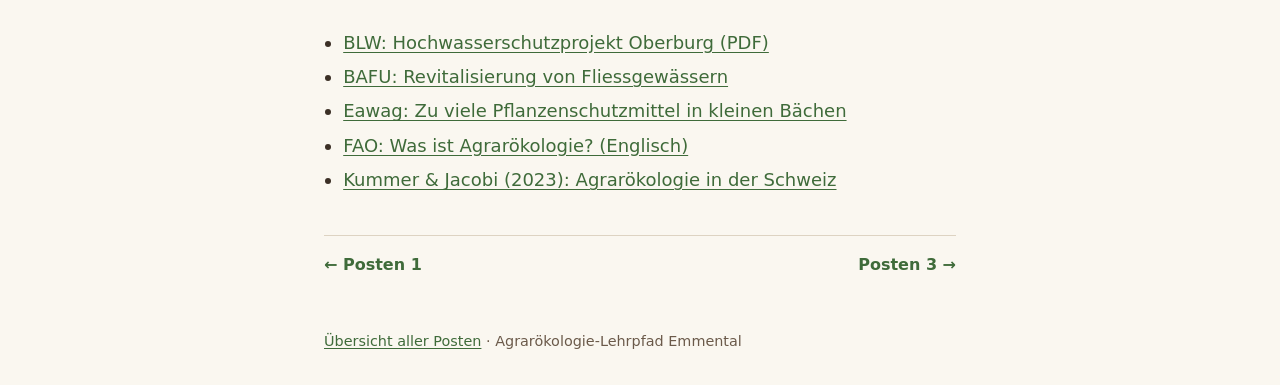
<file: p2/index-2.html>
<!DOCTYPE html>
<html lang="de-CH">
<head>
<meta charset="utf-8">
<meta name="viewport" content="width=device-width, initial-scale=1">
<title>Posten 2: Chrouchtalbach bei Oberburg – Agrarökologie-Lehrpfad Emmental</title>
<link rel="stylesheet" href="../assets/style.css">
<style>
/* nur für diese Seite */
.kette{display:flex;flex-wrap:wrap;gap:.4rem;align-items:center;margin:1rem 0;font-size:.95rem}
.kette span{background:var(--wiese-hell);border:1px solid #cfdcc6;border-radius:999px;padding:.3rem .75rem;font-weight:600;color:var(--wiese)}
.kette i{font-style:normal;color:var(--erde-hell)}
.zahlen{display:grid;grid-template-columns:repeat(auto-fit,minmax(15rem,1fr));gap:.8rem;margin:1rem 0}
.zahl{background:#fff;border:1px solid var(--linie);border-radius:10px;padding:.9rem 1rem}
.zahl strong{display:block;font-size:1.7rem;line-height:1.1;color:var(--wiese)}
.zahl p{margin:.35rem 0 .2rem;font-size:.98rem}
.zahl small{color:var(--erde-hell);font-size:.8rem}
.stufe{margin:1.2rem 0 .3rem;font-weight:700;color:var(--erde)}
.karte-rahmen{position:relative;width:100%;aspect-ratio:4/3;border:1px solid var(--linie);border-radius:10px;overflow:hidden;background:#fff}
.karte-rahmen iframe{position:absolute;inset:0;width:100%;height:100%;border:0}
</style>
<style>
.elemente{display:flex;flex-wrap:wrap;gap:.4rem;margin:1rem 0}
.elemente span{background:#fff;border:1px solid var(--linie);border-radius:999px;padding:.3rem .7rem;font-size:.92rem}
.elemente span.oko{background:var(--wiese-hell);border-color:#cfdcc6;color:var(--wiese);font-weight:600}
figure{margin:1rem 0}
figure img{width:100%;border-radius:10px;display:block}
figcaption{font-size:.85rem;color:var(--erde-hell);margin-top:.35rem}
.weg{display:grid;gap:.6rem;margin:1rem 0}
.weg div{background:#fff;border-left:4px solid var(--korn);border-radius:0 8px 8px 0;padding:.6rem .9rem}
</style>
</head>
<body>
<header class="kopf">
<a class="marke" href="../">Agrarökologie-Lehrpfad Emmental</a>
<h1><span class="postennr">2</span>Chrouchtalbach bei Oberburg</h1>
<p class="thema">Was ist Agrarökologie?</p>
</header>
<main>
<!-- ===== Posten 2: Chrouchtalbach bei Oberburg – Texte hier bearbeiten ===== -->
<h2>Darum geht's</h2>
<p>Ein Bach ist wie ein Spiegel der Landschaft: Was auf den Feldern, Wiesen und Strassen ringsum passiert,
landet früher oder später im Wasser. Hier am Chrouchtalbach siehst du, wie Landwirtschaft, Natur und
Hochwasserschutz zusammenhängen, und damit, worum es in der Agrarökologie geht.</p>

<h2>Was ist Agrarökologie?</h2>
<p>Agrarökologie betrachtet Landwirtschaft und Ernährung als ein zusammenhängendes System aus Pflanzen, Tieren, Menschen und Umwelt.
Ziel ist es, Lebensmittel so herzustellen, dass die Natur geschützt wird und alle mitbestimmen können, was auf ihren Teller kommt.
Sie ist Wissenschaft, Praxis und gesellschaftliche Bewegung zugleich. Ein Patentrezept gibt es nicht: Jede Region findet ihre eigenen Lösungen.</p>
<p>Die Welternährungsorganisation FAO fasst Agrarökologie in zehn Elementen zusammen. Die grünen betreffen vor allem die Natur, die weissen vor allem die Gesellschaft:</p>
<div class="elemente">
  <span class="oko">Vielfalt</span><span class="oko">Synergien</span><span class="oko">Effizienz</span><span class="oko">Recycling</span><span class="oko">Widerstandsfähigkeit</span>
  <span>Wissen gemeinsam schaffen</span><span>Menschliche und soziale Werte</span><span>Kultur und Esstraditionen</span><span>Verantwortungsvolle Steuerung</span><span>Kreislauf- und Solidarwirtschaft</span>
</div>
<p><small>Quelle: <a href="https://www.fao.org/agroecology/overview/10-elements/en">FAO, The 10 Elements of Agroecology</a>, eigene Übersetzung</small></p>

<div class="kasten">
<strong>Beobachte hier</strong>
<p>Der Bach zeigt, wie eng Landwirtschaft und Natur verbunden sind: Was auf den Feldern
geschieht, landet früher oder später im Wasser. Achte auf den Uferstreifen: Wie breit ist er? Was wächst dort?</p>
</div>

<h2>Der Chrouchtalbach: Schutz und neues Leben</h2>
<p>Bei starkem Regen fliessen der Chrouchtalbach und der Luterbach mitten durch Oberburg. Die Unwetter von 1987 und 2000
verursachten Schäden in zweistelliger Millionenhöhe. Seither wurde der Hochwasserschutz Schritt für Schritt ausgebaut:</p>
<ul>
  <li><strong>1997</strong> entstand im Unterbärgetal ein Rückhaltebecken (Polder), das den Chrouchtalbach bei Hochwasser bremst.</li>
  <li>Am Luterbach staut ein 11,5 Meter hoher Damm bei Hochwasser bis zu 163 000 m³ Wasser zurück. Im Juli 2021 hat er seine erste Bewährungsprobe bestanden.</li>
  <li>Gleichzeitig wurden der Chrouchtalbach, der Luterbach und kleinere Gräben <strong>revitalisiert</strong>, also wieder naturnäher gestaltet. Am Chrouchtalbach wurden 2025 rund 560 Meter umgestaltet.</li>
</ul>
<figure>
  <img src="../bilder/Chrouchtalbach1.jpeg" alt="Revitalisierter Abschnitt am Chrouchtalbach mit Steinblöcken und Informationstafel zum Hochwasserschutzprojekt Oberburg">
  <figcaption>Der revitalisierte Bachabschnitt mit der Infotafel zum Hochwasserschutzprojekt.</figcaption>
</figure>

<h3>Die Landwirtschaft macht Platz</h3>
<p>Für Damm und Bach brauchte es Land. In einer Landumlegung wurden rund 95 Hektaren neu verteilt, beteiligt waren 42 Grundeigentümerinnen und -eigentümer
und 10 Landwirtschaftsbetriebe. Ihre grosse Bereitschaft erleichterte die Verhandlungen. Gleichzeitig wurden Feldwege, Velo- und Wanderverbindungen verbessert.</p>
<figure>
  <img src="../bilder/Chrouchtalbach2.jpeg" alt="Bachabschnitt mit frisch gepflanzten Sträuchern und Wiesenstreifen zwischen Feldweg und Acker">
  <figcaption>Zwischen Weg und Acker: Junge Sträucher und ein Wiesenstreifen geben dem Bach Raum.</figcaption>
</figure>

<h2>Ein paar Zahlen zum Staunen</h2>
<div class="zahlen">
  <div class="zahl"><strong>80&nbsp;%</strong>
    <p>des rund 65 000 km langen Schweizer Gewässernetzes sind kleine Bäche wie der Chrouchtalbach.</p>
    <small>Quelle: <a href="https://www.bafu.admin.ch/dam/de/sd-web/hmIFjow0zIVN/mikroverunreinigungeninfliessgewaessernundoekologischebewertung.pdf">BAFU / Aqua &amp; Gas</a></small></div>
  <div class="zahl"><strong>4000 km</strong>
    <p>Bäche und Flüsse sollen in der Schweiz bis 2090 revitalisiert werden. Erst rund 4&nbsp;% davon sind geschafft.</p>
    <small>Quelle: <a href="https://www.bafu.admin.ch/de/baeche-fluesse-seen-und-grundwasser-unter-der-lupe">BAFU</a></small></div>
  <div class="zahl"><strong>5 von 5</strong>
    <p>untersuchten kleinen Bächen in Landwirtschaftsgebieten überschritten die Qualitätskriterien für Pflanzenschutzmittel.</p>
    <small>Quelle: <a href="https://www.eawag.ch/fileadmin/Domain1/News/2019/04/02/mm_nawaspez17_pestizide_d.pdf">Eawag / Oekotoxzentrum, 2019</a></small></div>
  <div class="zahl"><strong>6 Meter</strong>
    <p>breit muss der Pufferstreifen entlang von Gewässern auf Betrieben mit Direktzahlungen (ÖLN) sein. Keine Pflanzenschutzmittel, auf den ersten 3 Metern kein Dünger.</p>
    <small>Quelle: <a href="https://www.ag.ch/media/kanton-aargau/dfr/dokumente/landwirtschaft/grundlagen-fakten-massnahmen/agridea-pufferstreifen-richtig-messen-und-bewirtschaften.pdf">Agridea, Merkblatt Pufferstreifen</a></small></div>
</div>

<h2>Wie kommt das Feld in den Bach?</h2>
<div class="weg">
  <div><strong>Abschwemmung:</strong> Regen spült Erde, Dünger und Pflanzenschutzmittel vom Feld ins Wasser, besonders an Hängen.</div>
  <div><strong>Abdrift:</strong> Beim Spritzen tragen feine Tröpfchen Mittel mit dem Wind über den Feldrand hinaus.</div>
  <div><strong>Drainagen und Schächte:</strong> Unterirdische Rohre und Strassenschächte leiten Wasser direkt in den Bach, am Pufferstreifen vorbei.</div>
</div>
<p>Was hilft: breite, bewachsene Uferstreifen, Hecken und Ufergehölze, bedeckte Böden, weniger und gezielter eingesetzte
Pflanzenschutzmittel, oder ganz darauf zu verzichten wie im Biolandbau.</p>

<h2>Was hat das mit Agrarökologie zu tun?</h2>
<ul>
  <li><strong>Synergien:</strong> Hochwasserschutz, Natur und Landwirtschaft wurden hier in einem Projekt zusammen geplant statt gegeneinander.</li>
  <li><strong>Vielfalt:</strong> Ein naturnaher Bach mit Kies, Steinen, Pflanzen und Schatten bietet viel mehr Tieren Lebensraum als ein Kanal.</li>
  <li><strong>Widerstandsfähigkeit:</strong> Bäche mit Raum können Hochwasser besser aufnehmen. Das schützt Dörfer, aber auch Felder.</li>
  <li><strong>Verantwortungsvolle Steuerung:</strong> Gemeinde, Grundeigentümer und Bauernfamilien haben gemeinsam entschieden, wie das Land genutzt wird.</li>
</ul>

<details>
<summary>Frage: Warum lassen viele Betriebe entlang von Gewässern einen Streifen ungedüngt?</summary>
<p>Ein bewachsener Pufferstreifen hält Erde, Dünger und Pflanzenschutzmittel zurück, bevor sie ins Wasser gelangen, und bietet Lebensraum für Insekten und andere Tiere.
Für Betriebe mit Direktzahlungen ist ein 6 Meter breiter Streifen entlang von Gewässern Pflicht.</p>
</details>

<details>
<summary>Frage: Warum wurden Hochwasserschutz und Revitalisierung hier gemeinsam geplant?</summary>
<p>Ein Damm greift stark in die Natur ein. Mit der Revitalisierung wurde das wieder ausgeglichen, sodass das Projekt für die Natur insgesamt positiv ausfällt.
Zudem erhielt das Projekt dadurch höhere Beiträge von Bund und Kanton.</p>
</details>

<div class="kasten">
<strong>Selbst ausprobieren</strong>
<p>Bleib am Ufer und schau genau hin: Fliesst das Wasser überall gleich schnell? Wo gibt es Schatten, wo Kies, wo ruhige Stellen?
Jede dieser Stellen ist ein eigener Lebensraum. Bitte das Ufer und die frisch gepflanzten Sträucher nicht betreten.</p>
</div>

<h2>Mehr erfahren</h2>
<ul class="links">
  <li><a href="https://www.blw.admin.ch/dam/fr/sd-web/Q9N8Aq-ZPwTc/Hochwasserschutzprojekt%20Oberburg.pdf">BLW: Hochwasserschutzprojekt Oberburg (PDF)</a></li>
  <li><a href="https://www.bafu.admin.ch/de/revitalisierung">BAFU: Revitalisierung von Fliessgewässern</a></li>
  <li><a href="https://www.eawag.ch/fileadmin/Domain1/News/2019/04/02/mm_nawaspez17_pestizide_d.pdf">Eawag: Zu viele Pflanzenschutzmittel in kleinen Bächen</a></li>
  <li><a href="https://www.fao.org/agroecology/overview/en">FAO: Was ist Agrarökologie? (Englisch)</a></li>
  <li><a href="https://doi.org/10.21256/zhaw-26722">Kummer &amp; Jacobi (2023): Agrarökologie in der Schweiz</a></li>
</ul>

<nav class="weiter" aria-label="Posten-Navigation">
<a href="../p1/">← Posten 1</a>
<a href="../p3/">Posten 3 →</a>
</nav>
</main>
<footer>
<a href="../">Übersicht aller Posten</a> · Agrarökologie-Lehrpfad Emmental
</footer>
</body>
</html>
</file>
<file: assets/style.css>
/* Agrarökologie-Lehrpfad Emmental – gemeinsames Stylesheet */
:root {
  --erde: #3b2f25;
  --erde-hell: #6b5a4a;
  --wiese: #3f6b3a;
  --wiese-hell: #e7efe1;
  --korn: #c8a24a;
  --papier: #faf7f0;
  --linie: #ddd3c2;
  --max: 42rem;
}

* { box-sizing: border-box; }

html { -webkit-text-size-adjust: 100%; }

body {
  margin: 0;
  font-family: system-ui, -apple-system, "Segoe UI", Roboto, sans-serif;
  font-size: 1.125rem;
  line-height: 1.6;
  color: var(--erde);
  background: var(--papier);
}

a { color: var(--wiese); text-underline-offset: 0.15em; }
a:focus-visible, summary:focus-visible { outline: 3px solid var(--korn); outline-offset: 2px; }

.kopf {
  background: var(--wiese);
  color: #fff;
  padding: 1.25rem 1.25rem 1.5rem;
}
.kopf a { color: #fff; }
.kopf .marke {
  font-size: 0.85rem;
  letter-spacing: 0.06em;
  text-transform: uppercase;
  opacity: 0.9;
  text-decoration: none;
}
.kopf h1 {
  margin: 0.4rem 0 0.2rem;
  font-size: 1.9rem;
  line-height: 1.2;
}
.kopf .thema { margin: 0; font-size: 1.05rem; opacity: 0.95; }

.postennr {
  display: inline-flex;
  align-items: center;
  justify-content: center;
  width: 2.4rem; height: 2.4rem;
  border-radius: 50%;
  background: var(--korn);
  color: var(--erde);
  font-weight: 700;
  margin-right: 0.5rem;
  vertical-align: middle;
}

main {
  max-width: var(--max);
  margin: 0 auto;
  padding: 1.25rem;
}

h2 {
  font-size: 1.3rem;
  margin: 2rem 0 0.5rem;
  color: var(--wiese);
}

.kasten {
  background: var(--wiese-hell);
  border-left: 5px solid var(--wiese);
  padding: 0.9rem 1rem;
  border-radius: 0 8px 8px 0;
  margin: 1rem 0;
}

details {
  background: #fff;
  border: 1px solid var(--linie);
  border-radius: 8px;
  padding: 0.8rem 1rem;
  margin: 1rem 0;
}
summary { cursor: pointer; font-weight: 600; }
details[open] summary { margin-bottom: 0.5rem; }

ul.links { padding-left: 1.2rem; }
ul.links li { margin: 0.35rem 0; }

.platzhalter {
  border: 2px dashed var(--linie);
  border-radius: 8px;
  padding: 1rem;
  color: var(--erde-hell);
  font-style: italic;
}

/* Übersicht auf der Startseite */
.route { list-style: none; padding: 0; margin: 1rem 0; }
.route li { margin: 0; }
.route a {
  display: flex;
  align-items: center;
  gap: 0.9rem;
  padding: 0.9rem 0.25rem;
  border-bottom: 1px solid var(--linie);
  text-decoration: none;
  color: var(--erde);
}
.route a:hover .ort { text-decoration: underline; }
.route .postennr { flex: none; margin: 0; }
.route .ort { display: block; font-weight: 700; color: var(--wiese); }
.route .was { display: block; font-size: 0.98rem; color: var(--erde-hell); }

/* Navigation zwischen den Posten */
.weiter {
  display: flex;
  justify-content: space-between;
  gap: 1rem;
  margin: 2.5rem 0 1rem;
  padding-top: 1rem;
  border-top: 1px solid var(--linie);
  font-size: 1rem;
}
.weiter a { text-decoration: none; font-weight: 600; }

footer {
  max-width: var(--max);
  margin: 0 auto;
  padding: 1rem 1.25rem 2rem;
  font-size: 0.9rem;
  color: var(--erde-hell);
}

/* QR-Druckseite */
.qr-raster {
  display: grid;
  grid-template-columns: repeat(auto-fill, minmax(15rem, 1fr));
  gap: 1rem;
}
.qr-karte {
  background: #fff;
  border: 1px solid var(--linie);
  border-radius: 8px;
  padding: 1rem;
  text-align: center;
  break-inside: avoid;
}
.qr-karte svg { width: 100%; max-width: 13rem; height: auto; }
.qr-karte .url { font-size: 0.75rem; word-break: break-all; color: var(--erde-hell); }
.qr-karte button { margin-top: 0.5rem; font: inherit; font-size: 0.9rem; padding: 0.4rem 0.8rem; cursor: pointer; }

@media print {
  .kopf, .nicht-drucken, footer { display: none; }
  body { background: #fff; }
  main { max-width: none; }
  .qr-raster { grid-template-columns: repeat(2, 1fr); }
  .qr-karte button { display: none; }
}

.kasten p { margin: 0.4rem 0 0; }

/* Bilder auf allen Seiten */
figure{margin:1rem 0}
figure img{width:100%;height:auto;border-radius:10px;display:block}
figcaption{font-size:.85rem;color:var(--erde-hell);margin-top:.3rem}
</file>
